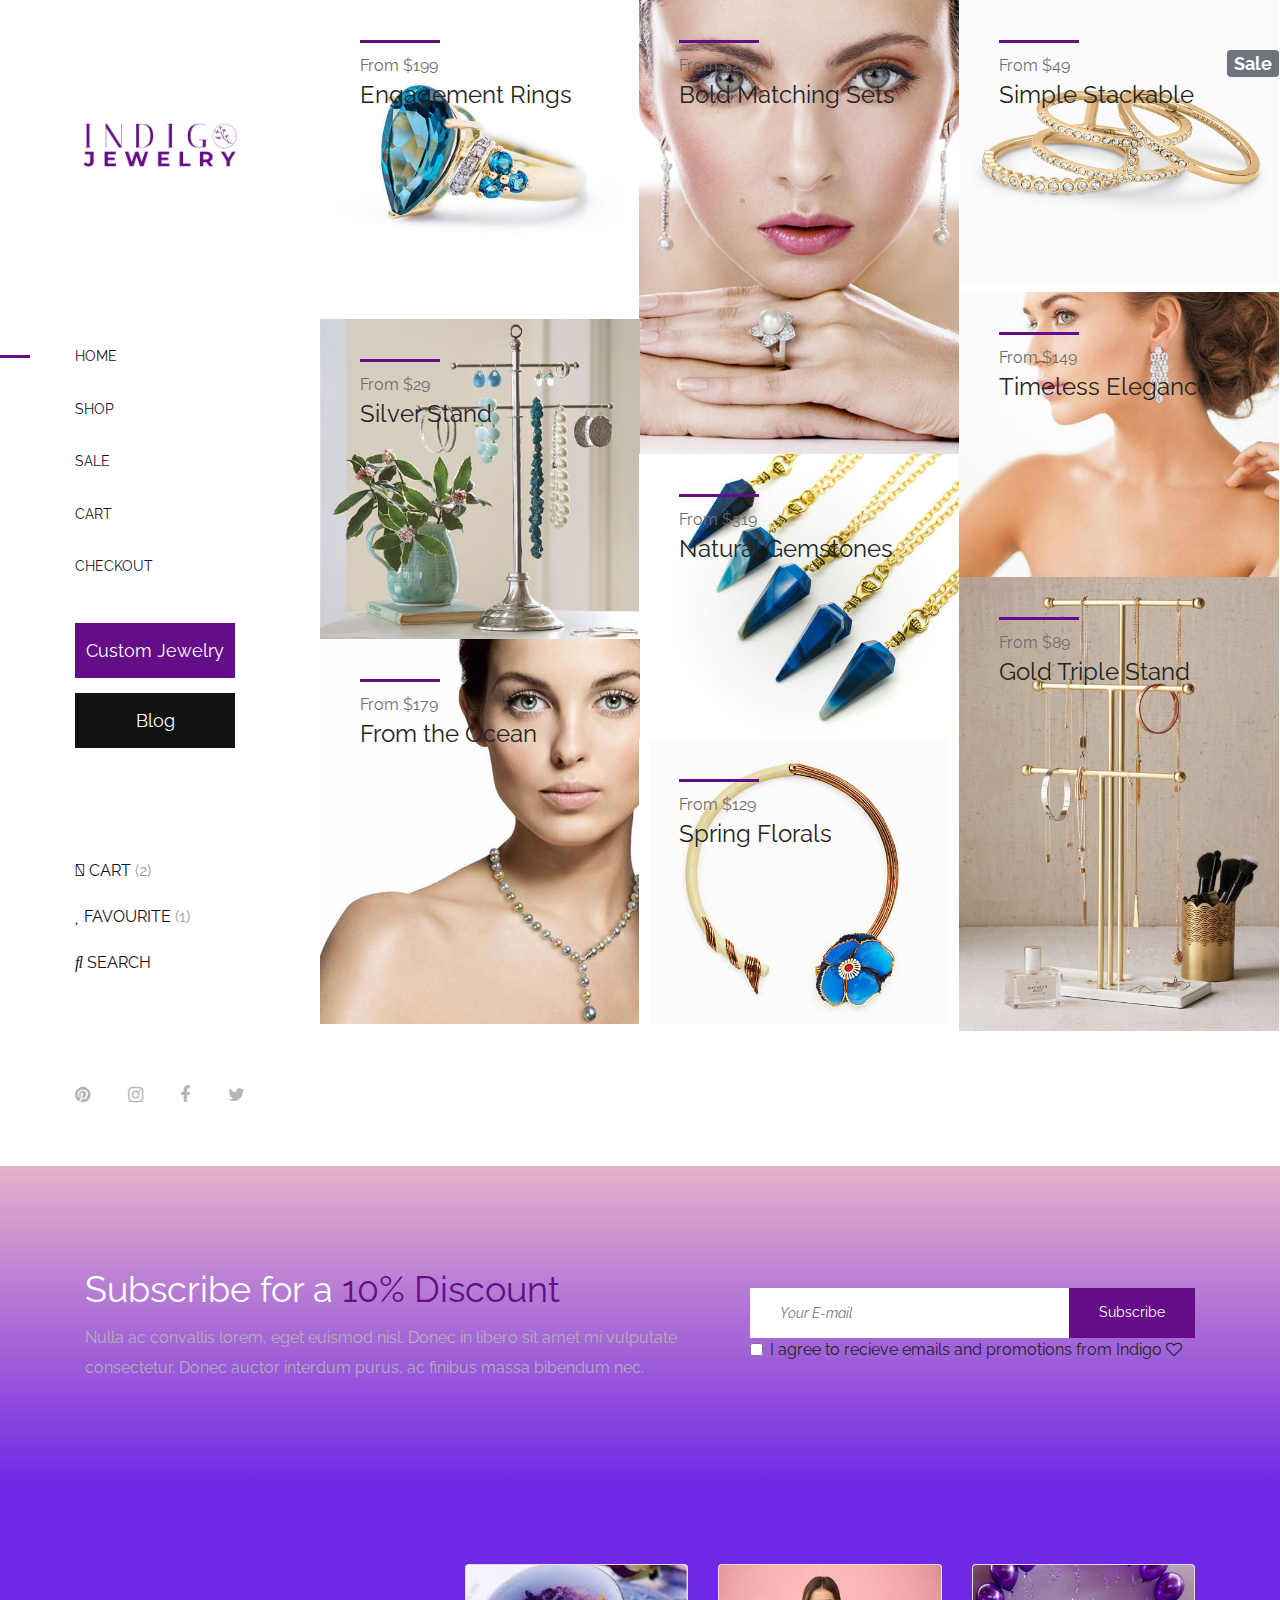
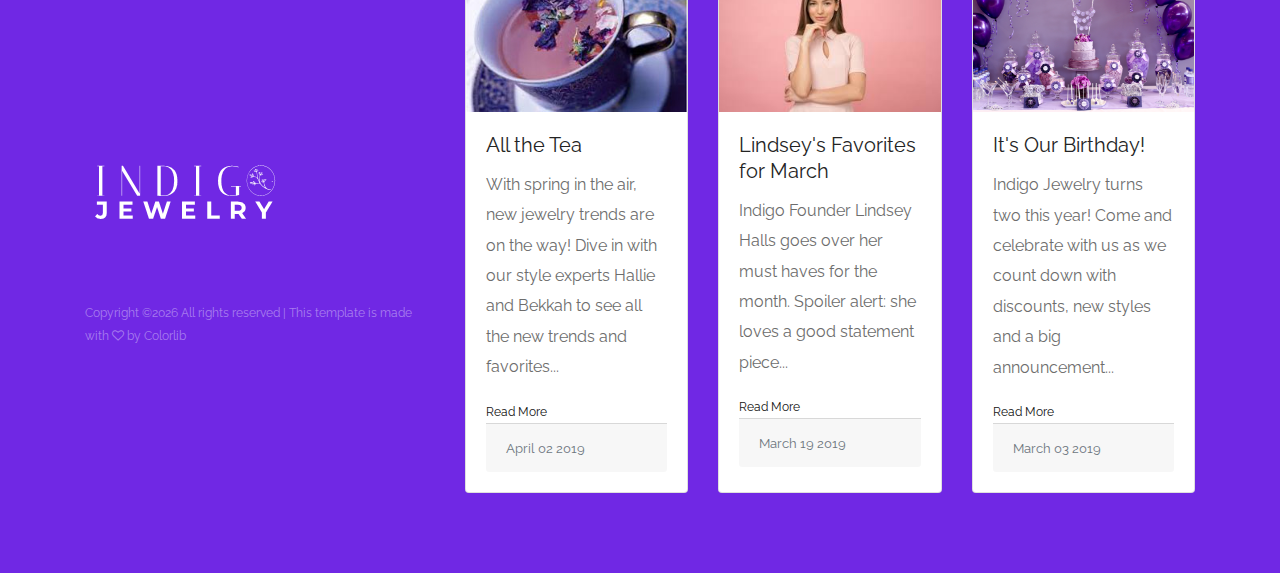
<file: index.html>
<!DOCTYPE html>
<html lang="en">

<head>
    <meta charset="UTF-8">
    <meta name="description" content="">
    <meta http-equiv="X-UA-Compatible" content="IE=edge">
    <meta name="viewport" content="width=device-width, initial-scale=1, shrink-to-fit=no">
    <!-- The above 4 meta tags *must* come first in the head; any other head content must come *after* these tags -->

    <link href="https://fonts.googleapis.com/css?family=Raleway" rel="stylesheet">
    <link rel="stylesheet" href="https://use.fontawesome.com/releases/v5.8.1/css/all.css" integrity="sha384-50oBUHEmvpQ+1lW4y57PTFmhCaXp0ML5d60M1M7uH2+nqUivzIebhndOJK28anvf" crossorigin="anonymous">

    <!-- Title  -->
    <title>Indigo - Jewelry | Home</title>

    <!-- Favicon  -->
    <link rel="icon" href="img/core-img/diamond.jpg">

    <!-- Core Style CSS -->
    <link rel="stylesheet" href="css/core-style.css">
    <link rel="stylesheet" href="style.css">
    <link rel="stylesheet" href="newstyles.css">

</head>

<body>
    <!-- Search Wrapper Area Start -->
    <div class="search-wrapper section-padding-100">
        <div class="search-close">
            <i class="fa fa-close" aria-hidden="true"></i>
        </div>
        <div class="container">
            <div class="row">
                <div class="col-12">
                    <div class="search-content">
                        <form action="#" method="get">
                            <input type="search" name="search" id="search" placeholder="Type your keyword...">
                            <button type="submit"><img src="img/core-img/search.png" alt=""></button>
                        </form>
                    </div>
                </div>
            </div>
        </div>
    </div>
    <!-- Search Wrapper Area End -->

    <!-- ##### Main Content Wrapper Start ##### -->
    <div class="main-content-wrapper d-flex clearfix">

        <!-- Mobile Nav (max width 767px)-->
        <div class="mobile-nav">
            <!-- Navbar Brand -->
            <div class="amado-navbar-brand">
                <a href="index.html"><img src="img/core-img/logo.png" alt=""></a>
            </div>
            <!-- Navbar Toggler -->
            <div class="amado-navbar-toggler">
                <span></span><span></span><span></span>
            </div>
        </div>

        <!-- Header Area Start -->
        <header class="header-area clearfix">
            <!-- Close Icon -->
            <div class="nav-close">
                <i class="fa fa-close" aria-hidden="true"></i>
            </div>
            <!-- Logo -->
            <div class="logo">
                <a href="index.html"><img src="img/core-img/logo.png" alt=""></a>
            </div>
            <!-- Amado Nav -->
            <nav class="amado-nav">
                <ul>
                    <li class="active"><a href="index.html">Home</a></li>
                    <li><a href="shop.html">Shop</a></li>
                    <li><a href="product-details.html">Sale</a></li>
                    <li><a href="cart.html">Cart</a></li>
                    <li><a href="checkout.html">Checkout</a></li>
                </ul>
            </nav>
            <!-- Button Group -->
            <div class="amado-btn-group mt-30 mb-100">
                <a href="#" class="btn amado-btn mb-15">Custom Jewelry</a>
                <a href="#" class="btn amado-btn active">Blog</a>
            </div>
            <!-- Cart Menu -->
            <div class="cart-fav-search mb-100">
                <a href="cart.html" class="cart-nav"><i class="fas fa-shopping-cart"></i> Cart <span>(2)</span></a>
                <a href="#" class="fav-nav"><i class="fas fa-heart"></i> Favourite <span>(1)</span></a>
                <a href="#" class="search-nav"><i class="fas fa-search"></i> Search</a>
            </div>
            <!-- Social Button -->
            <div class="social-info d-flex justify-content-between">
                <a href="#"><i class="fa fa-pinterest" aria-hidden="true"></i></a>
                <a href="#"><i class="fa fa-instagram" aria-hidden="true"></i></a>
                <a href="#"><i class="fa fa-facebook" aria-hidden="true"></i></a>
                <a href="#"><i class="fa fa-twitter" aria-hidden="true"></i></a>
            </div>
        </header>
        <!-- Header Area End -->

        <!-- Product Catagories Area Start -->
        <div class="products-catagories-area clearfix">
            <div class="amado-pro-catagory clearfix">

                <!-- Single Catagory -->
                <div class="single-products-catagory clearfix">
                    <a href="shop.html">
                        <img class = "pic-norm" src="img/bg-img/1.jpg" alt="">
                        <img class = "pic-alt" src="img/bg-img/1alt.jpg" alt="">
                        <!-- Hover Content -->
                        <div class="hover-content">
                            <div class="line"></div>
                            <p>From $199</p>
                            <h4>Engagement Rings</h4>
                            <button class="btn btn-light switch"> Explore More </button>
                        </div>
                    </a>
                </div>

                <!-- Single Catagory -->
                <div class="single-products-catagory clearfix">
                    <a href="shop.html">
                        <img class = "pic-norm" src="img/bg-img/2.jpg" alt="">
                        <img class = "pic-alt" src="img/bg-img/2alt.jpg" alt="">
                        <!-- Hover Content -->
                        <div class="hover-content">
                            <div class="line"></div>
                            <p>From $259</p>
                            <h4>Bold Matching Sets</h4>
                            <button class="btn btn-light switch"> Explore More </button>
                        </div>
                    </a>
                </div>

                <!-- Single Catagory -->
                <div class="single-products-catagory clearfix">
                    <a href="shop.html">
                        <img class = "pic-norm" src="img/bg-img/3.jpg" alt="">
                        <img class = "pic-alt" src="img/bg-img/3alt.jpg" alt="">
                        <h4><span class="badge badge-secondary float-right"> Sale</h4>
                        <!-- Hover Content -->
                        <div class="hover-content">
                            <div class="line"></div>
                            <p>From $49</p>
                            <h4>Simple Stackable</h4>
                            <button class="btn btn-light switch"> Explore More </button>
                        </div>
                    </a>
                    <!--
                    <ul class = "add-more">
                      <li><a href ="" ><i class="fas fa-search"></i></a></li>
                      <li><a href ="" ><i class="fas fa-star"></i></a></li>
                      <li><a href ="" ><i class="fas fa-shopping car"></i></a></li>
                    </ul>
                  -->
                </div>

                <!-- Single Catagory -->
                <div class="single-products-catagory clearfix">
                    <a href="shop.html">
                        <img class = "pic-norm" src="img/bg-img/4.jpg" alt="">
                        <img class = "pic-alt" src="img/bg-img/4alt.jpg" alt="">
                        <!-- Hover Content -->
                        <div class="hover-content">
                            <div class="line"></div>
                            <p>From $149</p>
                            <h4>Timeless Elegance</h4>
                            <button class="btn btn-light switch"> Explore More </button>
                        </div>
                    </a>
                </div>

                <!-- Single Catagory -->
                <div class="single-products-catagory clearfix">
                    <a href="shop.html">
                        <img class = "pic-norm" src="img/bg-img/5.jpg" alt="">
                        <img class = "pic-alt" src="img/bg-img/5alt.jpg" alt="">
                        <!-- Hover Content -->
                        <div class="hover-content">
                            <div class="line"></div>
                            <p>From $29</p>
                            <h4>Silver Stand</h4>
                            <button class="btn btn-light switch"> Explore More </button>
                        </div>
                    </a>
                </div>

                <!-- Single Catagory -->
                <div class="single-products-catagory clearfix">
                    <a href="shop.html">
                        <img class = "pic-norm" src="img/bg-img/6.jpg" alt="">
                        <img class = "pic-alt" src="img/bg-img/6alt.jpg" alt="">
                        <!-- Hover Content -->
                        <div class="hover-content">
                            <div class="line"></div>
                            <p>From $319</p>
                            <h4>Natural Gemstones</h4>
                            <button class="btn btn-light switch"> Explore More </button>
                        </div>
                    </a>
                </div>

                <!-- Single Catagory -->
                <div class="single-products-catagory clearfix">
                    <a href="shop.html">
                        <img class = "pic-norm" src="img/bg-img/7.jpg" alt="">
                        <img class = "pic-alt" src="img/bg-img/7alt.jpg" alt="">
                        <!-- Hover Content -->
                        <div class="hover-content">
                            <div class="line"></div>
                            <p>From $89</p>
                            <h4>Gold Triple Stand</h4>
                            <button class="btn btn-light switch"> Explore More </button>
                        </div>
                    </a>
                </div>

                <!-- Single Catagory -->
                <div class="single-products-catagory clearfix">
                    <a href="shop.html">
                        <img class = "pic-norm" src="img/bg-img/8.jpg" alt="">
                        <img class = "pic-alt" src="img/bg-img/8alt.jpg" alt="">
                        <!-- Hover Content -->
                        <div class="hover-content">
                            <div class="line"></div>
                            <p>From $179</p>
                            <h4>From the Ocean</h4>
                            <button class="btn btn-light switch"> Explore More </button>
                        </div>
                    </a>
                </div>

                <!-- Single Catagory -->
                <div class="single-products-catagory clearfix">
                    <a href="shop.html">
                        <img class = "pic-norm" src="img/bg-img/9.jpg" alt="">
                        <img class = "pic-alt" src="img/bg-img/9alt.jpg" alt="">
                        <!-- Hover Content -->
                        <div class="hover-content">
                            <div class="line"></div>
                            <p>From $129</p>
                            <h4>Spring Florals</h4>
                            <button class="btn btn-light switch"> Explore More </button>
                        </div>
                    </a>
                </div>
            </div>
        </div>
        <!-- Product Catagories Area End -->
    </div>
    <!-- ##### Main Content Wrapper End ##### -->

    <!-- ##### Newsletter Area Start ##### -->
    <section class="newsletter-area section-padding-100-0">
        <div class="container">
            <div class="row align-items-center">
                <!-- Newsletter Text -->
                <div class="col-12 col-lg-6 col-xl-7">
                    <div class="newsletter-text mb-100">
                        <h2>Subscribe for a <span>10% Discount</span></h2>
                        <p>Nulla ac convallis lorem, eget euismod nisl. Donec in libero sit amet mi vulputate consectetur. Donec auctor interdum purus, ac finibus massa bibendum nec.</p>
                    </div>
                </div>
                <!-- Newsletter Form -->
                <div class="col-12 col-lg-6 col-xl-5">
                    <div class="newsletter-form mb-100">
                        <form action="#" method="post">
                            <input type="email" name="email" class="nl-email" placeholder="Your E-mail">
                            <div class="form-check">
                              <input class="form-check-input" type="checkbox" value="" id="defaultCheck1">
                                <label class="form-check-label" for="defaultCheck1">
                                  I agree to recieve emails and promotions from Indigo <i class="fa fa-heart-o"></i>
                                </label>
                              </div>
                            <input type="submit" value="Subscribe">
                        </form>
                    </div>
                </div>
            </div>
        </div>
    </section>
    <!-- ##### Newsletter Area End ##### -->

    <!-- ##### Footer Area Start ##### -->
    <footer class="footer_area clearfix">
        <div class="container">
            <div class="row align-items-center">
                <!-- Single Widget Area -->
                <div class="col-12 col-lg-4">
                    <div class="single_widget_area">
                        <!-- Logo -->
                        <div class="footer-logo mr-50">
                            <a href="index.html"><img src="img/core-img/logo2.png" alt=""></a>
                        </div>
                        <!-- Copywrite Text -->
                        <p class="copywrite"><!-- Link back to Colorlib can't be removed. Template is licensed under CC BY 3.0. -->
Copyright &copy;<script>document.write(new Date().getFullYear());</script> All rights reserved | This template is made with <i class="fa fa-heart-o" aria-hidden="true"></i> by <a href="https://colorlib.com" target="_blank">Colorlib</a>
<!-- Link back to Colorlib can't be removed. Template is licensed under CC BY 3.0. --></p>
                    </div>
                </div>
                <!-- Single Widget Area -->
                <div class="col-12 col-lg-8">
                    <div class="single_widget_area">
                        <!-- Footer Menu -->

                        <div class="card-deck">
                          <div class="card">
                            <img src="img/bg-img/tea.jpg" class="card-img-top" alt="...">
                            <div class="card-body">
                              <h5 class="card-title">All the Tea</h5>
                              <p class="card-text">With spring in the air, new jewelry trends are on the way! Dive in with our style experts Hallie and Bekkah to see all the new trends and favorites...</p>
                              <a href="#" class="stretched-link">Read More</a>
                              <div class="card-footer">
                                <small class="text-muted">April 02 2019</small>
                              </div>
                            </div>
                          </div>
                          <div class="card">
                            <img src="img/bg-img/woman.jpg" class="card-img-top" alt="...">
                            <div class="card-body">
                              <h5 class="card-title">Lindsey's Favorites for March</h5>
                              <p class="card-text">Indigo Founder Lindsey Halls goes over her must haves for the month. Spoiler alert: she loves a good statement piece...</p>
                              <a href="#" class="stretched-link">Read More</a>
                              <div class="card-footer">
                                <small class="text-muted">March 19 2019</small>
                              </div>
                            </div>
                          </div>
                          <div class="card">
                            <img src="img/bg-img/purpleparty.jpg" class="card-img-top" alt="...">
                            <div class="card-body">
                              <h5 class="card-title">It's Our Birthday!</h5>
                              <p class="card-text">Indigo Jewelry turns two this year! Come and celebrate with us as we count down with discounts, new styles and a big announcement...</p>
                              <a href="#" class="stretched-link">Read More</a>
                              <div class="card-footer">
                                <small class="text-muted">March 03 2019</small>
                              </div>
                            </div>
                          </div>
                        </div>

                        <!--
                        <div class="footer_menu">
                            <nav class="navbar navbar-expand-lg justify-content-end">
                                <button class="navbar-toggler" type="button" data-toggle="collapse" data-target="#footerNavContent" aria-controls="footerNavContent" aria-expanded="false" aria-label="Toggle navigation"><i class="fa fa-bars"></i></button>
                                <div class="collapse navbar-collapse" id="footerNavContent">
                                    <ul class="navbar-nav ml-auto">
                                        <li class="nav-item active">
                                            <a class="nav-link" href="index.html">Home</a>
                                        </li>
                                        <li class="nav-item">
                                            <a class="nav-link" href="shop.html">Shop</a>
                                        </li>
                                        <li class="nav-item">
                                            <a class="nav-link" href="product-details.html">Product</a>
                                        </li>
                                        <li class="nav-item">
                                            <a class="nav-link" href="cart.html">Cart</a>
                                        </li>
                                        <li class="nav-item">
                                            <a class="nav-link" href="checkout.html">Checkout</a>
                                        </li>
                                    </ul>
                                </div>
                            </nav>
                        </div>
                      -->
                    </div>
                </div>
            </div>
        </div>
    </footer>
    <!-- ##### Footer Area End ##### -->

    <!-- ##### jQuery (Necessary for All JavaScript Plugins) ##### -->
    <script src="js/jquery/jquery-2.2.4.min.js"></script>
    <!-- Popper js -->
    <script src="js/popper.min.js"></script>
    <!-- Bootstrap js -->
    <script src="js/bootstrap.min.js"></script>
    <!-- Plugins js -->
    <script src="js/plugins.js"></script>
    <!-- Active js -->
    <script src="js/active.js"></script>

</body>

</html>
</file>
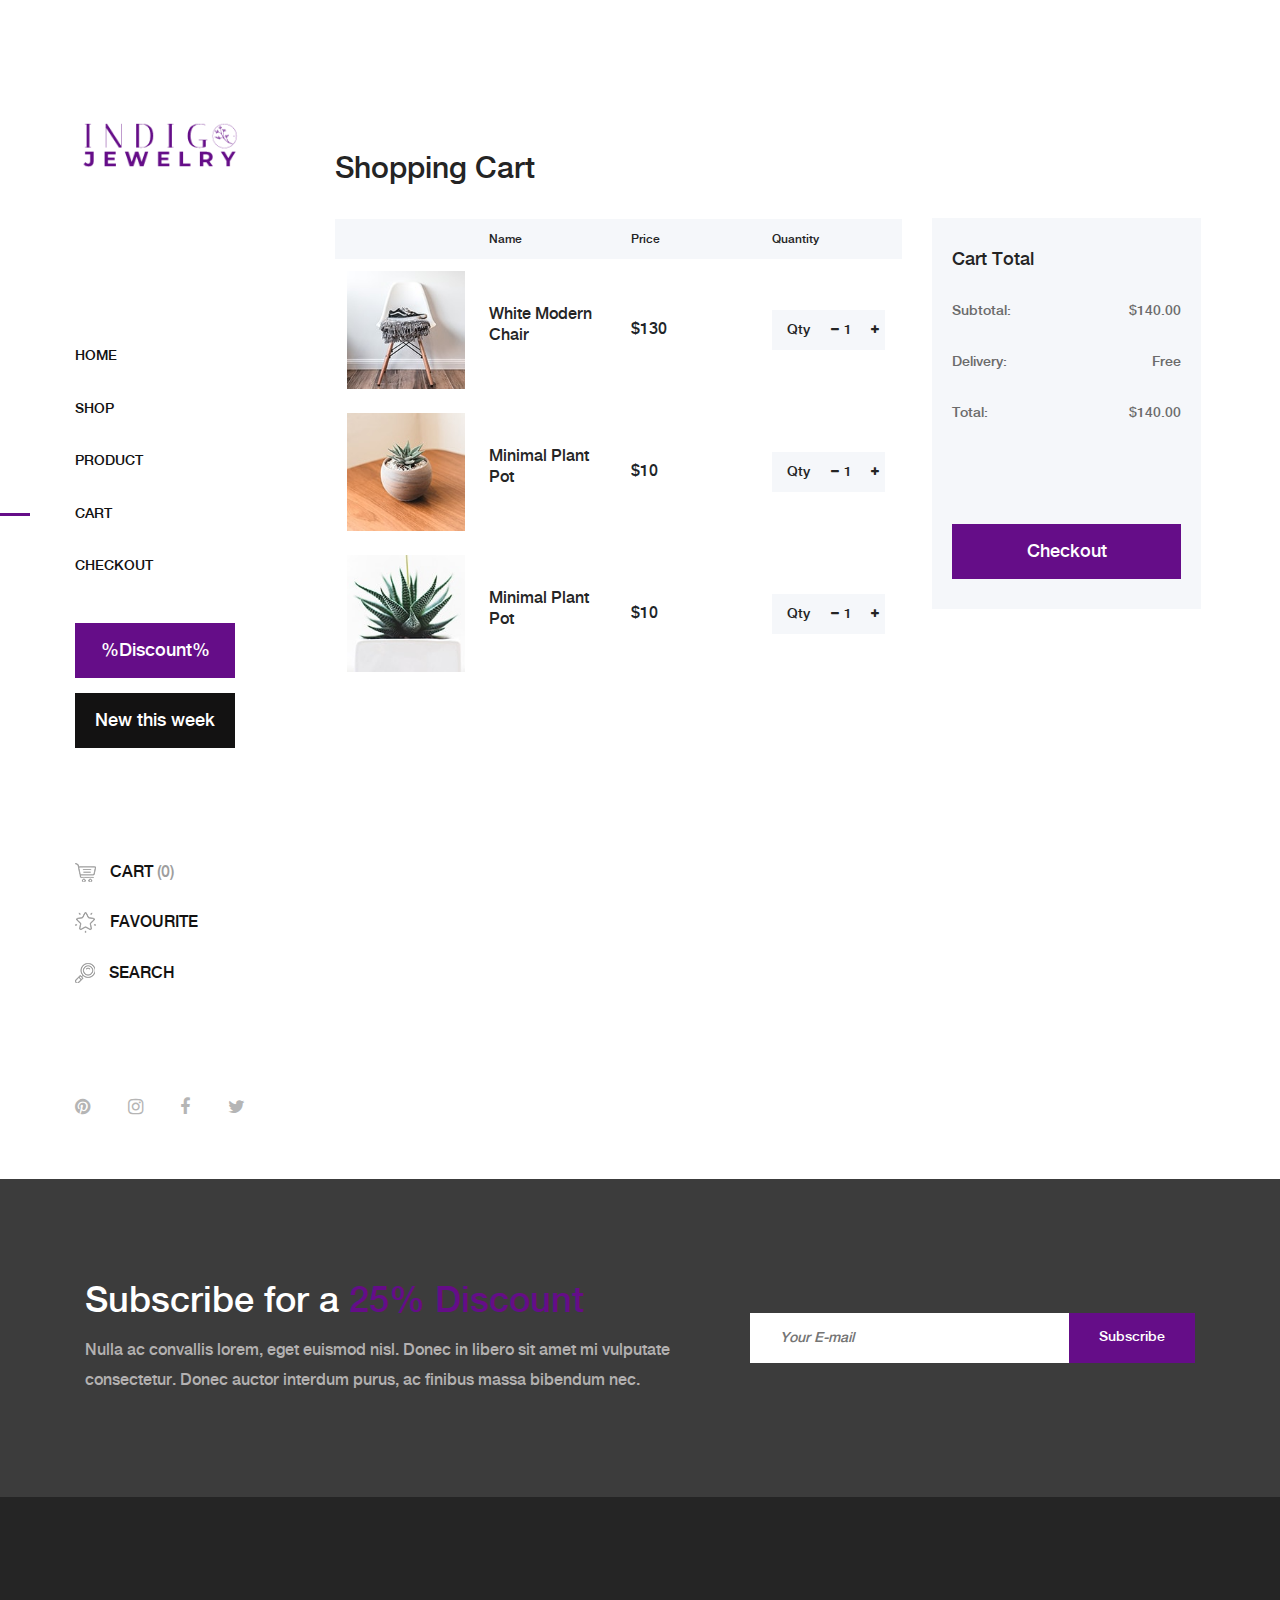
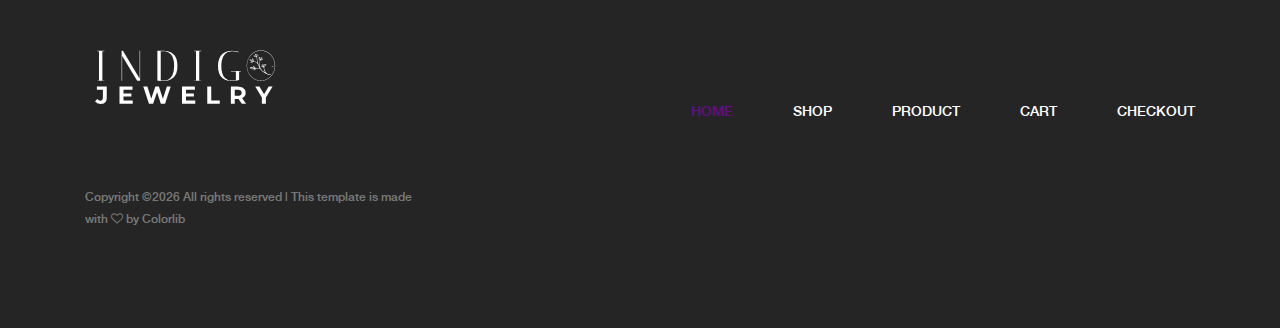
<file: cart.html>
<!DOCTYPE html>
<html lang="en">

<head>
    <meta charset="UTF-8">
    <meta name="description" content="">
    <meta http-equiv="X-UA-Compatible" content="IE=edge">
    <meta name="viewport" content="width=device-width, initial-scale=1, shrink-to-fit=no">
    <!-- The above 4 meta tags *must* come first in the head; any other head content must come *after* these tags -->

    <!-- Title  -->
    <title>Indigo - Jewelry | Cart</title>

    <!-- Favicon  -->
    <link rel="icon" href="img/core-img/favicon.ico">

    <!-- Core Style CSS -->
    <link rel="stylesheet" href="css/core-style.css">
    <link rel="stylesheet" href="style.css">

</head>

<body>
    <!-- Search Wrapper Area Start -->
    <div class="search-wrapper section-padding-100">
        <div class="search-close">
            <i class="fa fa-close" aria-hidden="true"></i>
        </div>
        <div class="container">
            <div class="row">
                <div class="col-12">
                    <div class="search-content">
                        <form action="#" method="get">
                            <input type="search" name="search" id="search" placeholder="Type your keyword...">
                            <button type="submit"><img src="img/core-img/search.png" alt=""></button>
                        </form>
                    </div>
                </div>
            </div>
        </div>
    </div>
    <!-- Search Wrapper Area End -->

    <!-- ##### Main Content Wrapper Start ##### -->
    <div class="main-content-wrapper d-flex clearfix">

        <!-- Mobile Nav (max width 767px)-->
        <div class="mobile-nav">
            <!-- Navbar Brand -->
            <div class="amado-navbar-brand">
                <a href="index.html"><img src="img/core-img/logo.png" alt=""></a>
            </div>
            <!-- Navbar Toggler -->
            <div class="amado-navbar-toggler">
                <span></span><span></span><span></span>
            </div>
        </div>

        <!-- Header Area Start -->
        <header class="header-area clearfix">
            <!-- Close Icon -->
            <div class="nav-close">
                <i class="fa fa-close" aria-hidden="true"></i>
            </div>
            <!-- Logo -->
            <div class="logo">
                <a href="index.html"><img src="img/core-img/logo.png" alt=""></a>
            </div>
            <!-- Amado Nav -->
            <nav class="amado-nav">
                <ul>
                    <li><a href="index.html">Home</a></li>
                    <li><a href="shop.html">Shop</a></li>
                    <li><a href="product-details.html">Product</a></li>
                    <li class="active"><a href="cart.html">Cart</a></li>
                    <li><a href="checkout.html">Checkout</a></li>
                </ul>
            </nav>
            <!-- Button Group -->
            <div class="amado-btn-group mt-30 mb-100">
                <a href="#" class="btn amado-btn mb-15">%Discount%</a>
                <a href="#" class="btn amado-btn active">New this week</a>
            </div>
            <!-- Cart Menu -->
            <div class="cart-fav-search mb-100">
                <a href="cart.html" class="cart-nav"><img src="img/core-img/cart.png" alt=""> Cart <span>(0)</span></a>
                <a href="#" class="fav-nav"><img src="img/core-img/favorites.png" alt=""> Favourite</a>
                <a href="#" class="search-nav"><img src="img/core-img/search.png" alt=""> Search</a>
            </div>
            <!-- Social Button -->
            <div class="social-info d-flex justify-content-between">
                <a href="#"><i class="fa fa-pinterest" aria-hidden="true"></i></a>
                <a href="#"><i class="fa fa-instagram" aria-hidden="true"></i></a>
                <a href="#"><i class="fa fa-facebook" aria-hidden="true"></i></a>
                <a href="#"><i class="fa fa-twitter" aria-hidden="true"></i></a>
            </div>
        </header>
        <!-- Header Area End -->

        <div class="cart-table-area section-padding-100">
            <div class="container-fluid">
                <div class="row">
                    <div class="col-12 col-lg-8">
                        <div class="cart-title mt-50">
                            <h2>Shopping Cart</h2>
                        </div>

                        <div class="cart-table clearfix">
                            <table class="table table-responsive">
                                <thead>
                                    <tr>
                                        <th></th>
                                        <th>Name</th>
                                        <th>Price</th>
                                        <th>Quantity</th>
                                    </tr>
                                </thead>
                                <tbody>
                                    <tr>
                                        <td class="cart_product_img">
                                            <a href="#"><img src="img/bg-img/cart1.jpg" alt="Product"></a>
                                        </td>
                                        <td class="cart_product_desc">
                                            <h5>White Modern Chair</h5>
                                        </td>
                                        <td class="price">
                                            <span>$130</span>
                                        </td>
                                        <td class="qty">
                                            <div class="qty-btn d-flex">
                                                <p>Qty</p>
                                                <div class="quantity">
                                                    <span class="qty-minus" onclick="var effect = document.getElementById('qty'); var qty = effect.value; if( !isNaN( qty ) &amp;&amp; qty &gt; 1 ) effect.value--;return false;"><i class="fa fa-minus" aria-hidden="true"></i></span>
                                                    <input type="number" class="qty-text" id="qty" step="1" min="1" max="300" name="quantity" value="1">
                                                    <span class="qty-plus" onclick="var effect = document.getElementById('qty'); var qty = effect.value; if( !isNaN( qty )) effect.value++;return false;"><i class="fa fa-plus" aria-hidden="true"></i></span>
                                                </div>
                                            </div>
                                        </td>
                                    </tr>
                                    <tr>
                                        <td class="cart_product_img">
                                            <a href="#"><img src="img/bg-img/cart2.jpg" alt="Product"></a>
                                        </td>
                                        <td class="cart_product_desc">
                                            <h5>Minimal Plant Pot</h5>
                                        </td>
                                        <td class="price">
                                            <span>$10</span>
                                        </td>
                                        <td class="qty">
                                            <div class="qty-btn d-flex">
                                                <p>Qty</p>
                                                <div class="quantity">
                                                    <span class="qty-minus" onclick="var effect = document.getElementById('qty2'); var qty = effect.value; if( !isNaN( qty ) &amp;&amp; qty &gt; 1 ) effect.value--;return false;"><i class="fa fa-minus" aria-hidden="true"></i></span>
                                                    <input type="number" class="qty-text" id="qty2" step="1" min="1" max="300" name="quantity" value="1">
                                                    <span class="qty-plus" onclick="var effect = document.getElementById('qty2'); var qty = effect.value; if( !isNaN( qty )) effect.value++;return false;"><i class="fa fa-plus" aria-hidden="true"></i></span>
                                                </div>
                                            </div>
                                        </td>
                                    </tr>
                                    <tr>
                                        <td class="cart_product_img">
                                            <a href="#"><img src="img/bg-img/cart3.jpg" alt="Product"></a>
                                        </td>
                                        <td class="cart_product_desc">
                                            <h5>Minimal Plant Pot</h5>
                                        </td>
                                        <td class="price">
                                            <span>$10</span>
                                        </td>
                                        <td class="qty">
                                            <div class="qty-btn d-flex">
                                                <p>Qty</p>
                                                <div class="quantity">
                                                    <span class="qty-minus" onclick="var effect = document.getElementById('qty3'); var qty = effect.value; if( !isNaN( qty ) &amp;&amp; qty &gt; 1 ) effect.value--;return false;"><i class="fa fa-minus" aria-hidden="true"></i></span>
                                                    <input type="number" class="qty-text" id="qty3" step="1" min="1" max="300" name="quantity" value="1">
                                                    <span class="qty-plus" onclick="var effect = document.getElementById('qty3'); var qty = effect.value; if( !isNaN( qty )) effect.value++;return false;"><i class="fa fa-plus" aria-hidden="true"></i></span>
                                                </div>
                                            </div>
                                        </td>
                                    </tr>
                                </tbody>
                            </table>
                        </div>
                    </div>
                    <div class="col-12 col-lg-4">
                        <div class="cart-summary">
                            <h5>Cart Total</h5>
                            <ul class="summary-table">
                                <li><span>subtotal:</span> <span>$140.00</span></li>
                                <li><span>delivery:</span> <span>Free</span></li>
                                <li><span>total:</span> <span>$140.00</span></li>
                            </ul>
                            <div class="cart-btn mt-100">
                                <a href="cart.html" class="btn amado-btn w-100">Checkout</a>
                            </div>
                        </div>
                    </div>
                </div>
            </div>
        </div>
    </div>
    <!-- ##### Main Content Wrapper End ##### -->

    <!-- ##### Newsletter Area Start ##### -->
    <section class="newsletter-area section-padding-100-0">
        <div class="container">
            <div class="row align-items-center">
                <!-- Newsletter Text -->
                <div class="col-12 col-lg-6 col-xl-7">
                    <div class="newsletter-text mb-100">
                        <h2>Subscribe for a <span>25% Discount</span></h2>
                        <p>Nulla ac convallis lorem, eget euismod nisl. Donec in libero sit amet mi vulputate consectetur. Donec auctor interdum purus, ac finibus massa bibendum nec.</p>
                    </div>
                </div>
                <!-- Newsletter Form -->
                <div class="col-12 col-lg-6 col-xl-5">
                    <div class="newsletter-form mb-100">
                        <form action="#" method="post">
                            <input type="email" name="email" class="nl-email" placeholder="Your E-mail">
                            <input type="submit" value="Subscribe">
                        </form>
                    </div>
                </div>
            </div>
        </div>
    </section>
    <!-- ##### Newsletter Area End ##### -->

    <!-- ##### Footer Area Start ##### -->
    <footer class="footer_area clearfix">
        <div class="container">
            <div class="row align-items-center">
                <!-- Single Widget Area -->
                <div class="col-12 col-lg-4">
                    <div class="single_widget_area">
                        <!-- Logo -->
                        <div class="footer-logo mr-50">
                            <a href="index.html"><img src="img/core-img/logo2.png" alt=""></a>
                        </div>
                        <!-- Copywrite Text -->
                        <p class="copywrite"><!-- Link back to Colorlib can't be removed. Template is licensed under CC BY 3.0. -->
Copyright &copy;<script>document.write(new Date().getFullYear());</script> All rights reserved | This template is made with <i class="fa fa-heart-o" aria-hidden="true"></i> by <a href="https://colorlib.com" target="_blank">Colorlib</a>
<!-- Link back to Colorlib can't be removed. Template is licensed under CC BY 3.0. --></p>
                    </div>
                </div>
                <!-- Single Widget Area -->
                <div class="col-12 col-lg-8">
                    <div class="single_widget_area">
                        <!-- Footer Menu -->
                        <div class="footer_menu">
                            <nav class="navbar navbar-expand-lg justify-content-end">
                                <button class="navbar-toggler" type="button" data-toggle="collapse" data-target="#footerNavContent" aria-controls="footerNavContent" aria-expanded="false" aria-label="Toggle navigation"><i class="fa fa-bars"></i></button>
                                <div class="collapse navbar-collapse" id="footerNavContent">
                                    <ul class="navbar-nav ml-auto">
                                        <li class="nav-item active">
                                            <a class="nav-link" href="index.html">Home</a>
                                        </li>
                                        <li class="nav-item">
                                            <a class="nav-link" href="shop.html">Shop</a>
                                        </li>
                                        <li class="nav-item">
                                            <a class="nav-link" href="product-details.html">Product</a>
                                        </li>
                                        <li class="nav-item">
                                            <a class="nav-link" href="cart.html">Cart</a>
                                        </li>
                                        <li class="nav-item">
                                            <a class="nav-link" href="checkout.html">Checkout</a>
                                        </li>
                                    </ul>
                                </div>
                            </nav>
                        </div>
                    </div>
                </div>
            </div>
        </div>
    </footer>
    <!-- ##### Footer Area End ##### -->

    <!-- ##### jQuery (Necessary for All JavaScript Plugins) ##### -->
    <script src="js/jquery/jquery-2.2.4.min.js"></script>
    <!-- Popper js -->
    <script src="js/popper.min.js"></script>
    <!-- Bootstrap js -->
    <script src="js/bootstrap.min.js"></script>
    <!-- Plugins js -->
    <script src="js/plugins.js"></script>
    <!-- Active js -->
    <script src="js/active.js"></script>

</body>

</html>
</file>
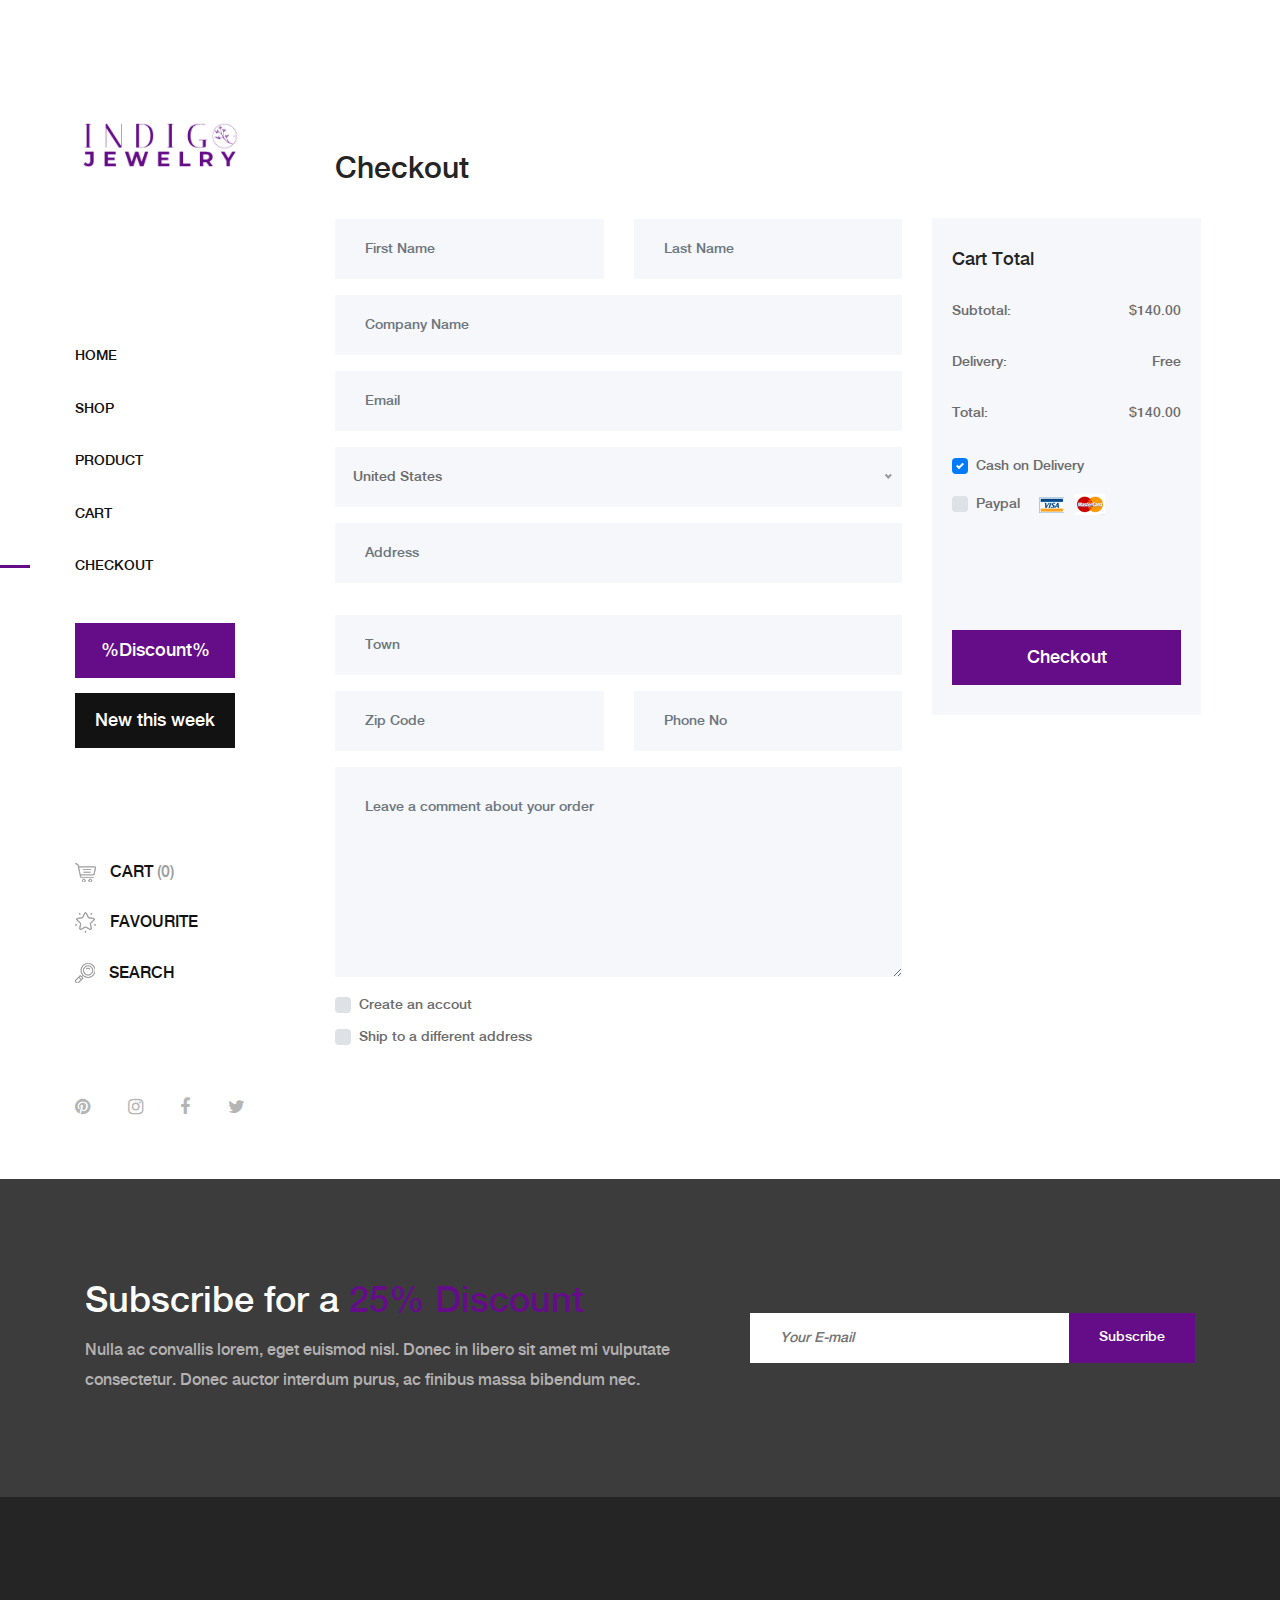
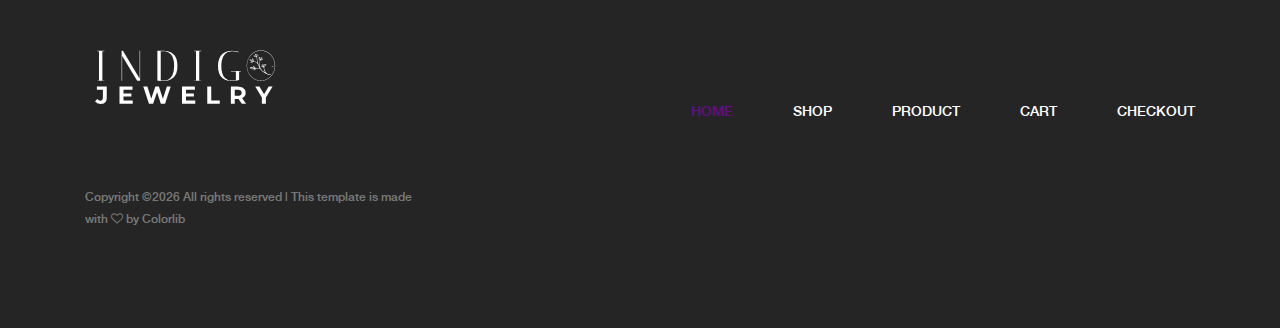
<file: checkout.html>
<!DOCTYPE html>
<html lang="en">

<head>
    <meta charset="UTF-8">
    <meta name="description" content="">
    <meta http-equiv="X-UA-Compatible" content="IE=edge">
    <meta name="viewport" content="width=device-width, initial-scale=1, shrink-to-fit=no">
    <!-- The above 4 meta tags *must* come first in the head; any other head content must come *after* these tags -->

    <!-- Title  -->
    <title>Amado - Furniture Ecommerce Template | Checkout</title>

    <!-- Favicon  -->
    <link rel="icon" href="img/core-img/favicon.ico">

    <!-- Core Style CSS -->
    <link rel="stylesheet" href="css/core-style.css">
    <link rel="stylesheet" href="style.css">

</head>

<body>
    <!-- Search Wrapper Area Start -->
    <div class="search-wrapper section-padding-100">
        <div class="search-close">
            <i class="fa fa-close" aria-hidden="true"></i>
        </div>
        <div class="container">
            <div class="row">
                <div class="col-12">
                    <div class="search-content">
                        <form action="#" method="get">
                            <input type="search" name="search" id="search" placeholder="Type your keyword...">
                            <button type="submit"><img src="img/core-img/search.png" alt=""></button>
                        </form>
                    </div>
                </div>
            </div>
        </div>
    </div>
    <!-- Search Wrapper Area End -->

    <!-- ##### Main Content Wrapper Start ##### -->
    <div class="main-content-wrapper d-flex clearfix">

        <!-- Mobile Nav (max width 767px)-->
        <div class="mobile-nav">
            <!-- Navbar Brand -->
            <div class="amado-navbar-brand">
                <a href="index.html"><img src="img/core-img/logo.png" alt=""></a>
            </div>
            <!-- Navbar Toggler -->
            <div class="amado-navbar-toggler">
                <span></span><span></span><span></span>
            </div>
        </div>

        <!-- Header Area Start -->
        <header class="header-area clearfix">
            <!-- Close Icon -->
            <div class="nav-close">
                <i class="fa fa-close" aria-hidden="true"></i>
            </div>
            <!-- Logo -->
            <div class="logo">
                <a href="index.html"><img src="img/core-img/logo.png" alt=""></a>
            </div>
            <!-- Amado Nav -->
            <nav class="amado-nav">
                <ul>
                    <li><a href="index.html">Home</a></li>
                    <li><a href="shop.html">Shop</a></li>
                    <li><a href="product-details.html">Product</a></li>
                    <li><a href="cart.html">Cart</a></li>
                    <li class="active"><a href="checkout.html">Checkout</a></li>
                </ul>
            </nav>
            <!-- Button Group -->
            <div class="amado-btn-group mt-30 mb-100">
                <a href="#" class="btn amado-btn mb-15">%Discount%</a>
                <a href="#" class="btn amado-btn active">New this week</a>
            </div>
            <!-- Cart Menu -->
            <div class="cart-fav-search mb-100">
                <a href="cart.html" class="cart-nav"><img src="img/core-img/cart.png" alt=""> Cart <span>(0)</span></a>
                <a href="#" class="fav-nav"><img src="img/core-img/favorites.png" alt=""> Favourite</a>
                <a href="#" class="search-nav"><img src="img/core-img/search.png" alt=""> Search</a>
            </div>
            <!-- Social Button -->
            <div class="social-info d-flex justify-content-between">
                <a href="#"><i class="fa fa-pinterest" aria-hidden="true"></i></a>
                <a href="#"><i class="fa fa-instagram" aria-hidden="true"></i></a>
                <a href="#"><i class="fa fa-facebook" aria-hidden="true"></i></a>
                <a href="#"><i class="fa fa-twitter" aria-hidden="true"></i></a>
            </div>
        </header>
        <!-- Header Area End -->

        <div class="cart-table-area section-padding-100">
            <div class="container-fluid">
                <div class="row">
                    <div class="col-12 col-lg-8">
                        <div class="checkout_details_area mt-50 clearfix">

                            <div class="cart-title">
                                <h2>Checkout</h2>
                            </div>

                            <form action="#" method="post">
                                <div class="row">
                                    <div class="col-md-6 mb-3">
                                        <input type="text" class="form-control" id="first_name" value="" placeholder="First Name" required>
                                    </div>
                                    <div class="col-md-6 mb-3">
                                        <input type="text" class="form-control" id="last_name" value="" placeholder="Last Name" required>
                                    </div>
                                    <div class="col-12 mb-3">
                                        <input type="text" class="form-control" id="company" placeholder="Company Name" value="">
                                    </div>
                                    <div class="col-12 mb-3">
                                        <input type="email" class="form-control" id="email" placeholder="Email" value="">
                                    </div>
                                    <div class="col-12 mb-3">
                                        <select class="w-100" id="country">
                                        <option value="usa">United States</option>
                                        <option value="uk">United Kingdom</option>
                                        <option value="ger">Germany</option>
                                        <option value="fra">France</option>
                                        <option value="ind">India</option>
                                        <option value="aus">Australia</option>
                                        <option value="bra">Brazil</option>
                                        <option value="cana">Canada</option>
                                    </select>
                                    </div>
                                    <div class="col-12 mb-3">
                                        <input type="text" class="form-control mb-3" id="street_address" placeholder="Address" value="">
                                    </div>
                                    <div class="col-12 mb-3">
                                        <input type="text" class="form-control" id="city" placeholder="Town" value="">
                                    </div>
                                    <div class="col-md-6 mb-3">
                                        <input type="text" class="form-control" id="zipCode" placeholder="Zip Code" value="">
                                    </div>
                                    <div class="col-md-6 mb-3">
                                        <input type="number" class="form-control" id="phone_number" min="0" placeholder="Phone No" value="">
                                    </div>
                                    <div class="col-12 mb-3">
                                        <textarea name="comment" class="form-control w-100" id="comment" cols="30" rows="10" placeholder="Leave a comment about your order"></textarea>
                                    </div>

                                    <div class="col-12">
                                        <div class="custom-control custom-checkbox d-block mb-2">
                                            <input type="checkbox" class="custom-control-input" id="customCheck2">
                                            <label class="custom-control-label" for="customCheck2">Create an accout</label>
                                        </div>
                                        <div class="custom-control custom-checkbox d-block">
                                            <input type="checkbox" class="custom-control-input" id="customCheck3">
                                            <label class="custom-control-label" for="customCheck3">Ship to a different address</label>
                                        </div>
                                    </div>
                                </div>
                            </form>
                        </div>
                    </div>
                    <div class="col-12 col-lg-4">
                        <div class="cart-summary">
                            <h5>Cart Total</h5>
                            <ul class="summary-table">
                                <li><span>subtotal:</span> <span>$140.00</span></li>
                                <li><span>delivery:</span> <span>Free</span></li>
                                <li><span>total:</span> <span>$140.00</span></li>
                            </ul>

                            <div class="payment-method">
                                <!-- Cash on delivery -->
                                <div class="custom-control custom-checkbox mr-sm-2">
                                    <input type="checkbox" class="custom-control-input" id="cod" checked>
                                    <label class="custom-control-label" for="cod">Cash on Delivery</label>
                                </div>
                                <!-- Paypal -->
                                <div class="custom-control custom-checkbox mr-sm-2">
                                    <input type="checkbox" class="custom-control-input" id="paypal">
                                    <label class="custom-control-label" for="paypal">Paypal <img class="ml-15" src="img/core-img/paypal.png" alt=""></label>
                                </div>
                            </div>

                            <div class="cart-btn mt-100">
                                <a href="#" class="btn amado-btn w-100">Checkout</a>
                            </div>
                        </div>
                    </div>
                </div>
            </div>
        </div>
    </div>
    <!-- ##### Main Content Wrapper End ##### -->

    <!-- ##### Newsletter Area Start ##### -->
    <section class="newsletter-area section-padding-100-0">
        <div class="container">
            <div class="row align-items-center">
                <!-- Newsletter Text -->
                <div class="col-12 col-lg-6 col-xl-7">
                    <div class="newsletter-text mb-100">
                        <h2>Subscribe for a <span>25% Discount</span></h2>
                        <p>Nulla ac convallis lorem, eget euismod nisl. Donec in libero sit amet mi vulputate consectetur. Donec auctor interdum purus, ac finibus massa bibendum nec.</p>
                    </div>
                </div>
                <!-- Newsletter Form -->
                <div class="col-12 col-lg-6 col-xl-5">
                    <div class="newsletter-form mb-100">
                        <form action="#" method="post">
                            <input type="email" name="email" class="nl-email" placeholder="Your E-mail">
                            <input type="submit" value="Subscribe">
                        </form>
                    </div>
                </div>
            </div>
        </div>
    </section>
    <!-- ##### Newsletter Area End ##### -->

    <!-- ##### Footer Area Start ##### -->
    <footer class="footer_area clearfix">
        <div class="container">
            <div class="row align-items-center">
                <!-- Single Widget Area -->
                <div class="col-12 col-lg-4">
                    <div class="single_widget_area">
                        <!-- Logo -->
                        <div class="footer-logo mr-50">
                            <a href="index.html"><img src="img/core-img/logo2.png" alt=""></a>
                        </div>
                        <!-- Copywrite Text -->
                        <p class="copywrite"><!-- Link back to Colorlib can't be removed. Template is licensed under CC BY 3.0. -->
Copyright &copy;<script>document.write(new Date().getFullYear());</script> All rights reserved | This template is made with <i class="fa fa-heart-o" aria-hidden="true"></i> by <a href="https://colorlib.com" target="_blank">Colorlib</a>
<!-- Link back to Colorlib can't be removed. Template is licensed under CC BY 3.0. --></p>
                    </div>
                </div>
                <!-- Single Widget Area -->
                <div class="col-12 col-lg-8">
                    <div class="single_widget_area">
                        <!-- Footer Menu -->
                        <div class="footer_menu">
                            <nav class="navbar navbar-expand-lg justify-content-end">
                                <button class="navbar-toggler" type="button" data-toggle="collapse" data-target="#footerNavContent" aria-controls="footerNavContent" aria-expanded="false" aria-label="Toggle navigation"><i class="fa fa-bars"></i></button>
                                <div class="collapse navbar-collapse" id="footerNavContent">
                                    <ul class="navbar-nav ml-auto">
                                        <li class="nav-item active">
                                            <a class="nav-link" href="index.html">Home</a>
                                        </li>
                                        <li class="nav-item">
                                            <a class="nav-link" href="shop.html">Shop</a>
                                        </li>
                                        <li class="nav-item">
                                            <a class="nav-link" href="product-details.html">Product</a>
                                        </li>
                                        <li class="nav-item">
                                            <a class="nav-link" href="cart.html">Cart</a>
                                        </li>
                                        <li class="nav-item">
                                            <a class="nav-link" href="checkout.html">Checkout</a>
                                        </li>
                                    </ul>
                                </div>
                            </nav>
                        </div>
                    </div>
                </div>
            </div>
        </div>
    </footer>
    <!-- ##### Footer Area End ##### -->

    <!-- ##### jQuery (Necessary for All JavaScript Plugins) ##### -->
    <script src="js/jquery/jquery-2.2.4.min.js"></script>
    <!-- Popper js -->
    <script src="js/popper.min.js"></script>
    <!-- Bootstrap js -->
    <script src="js/bootstrap.min.js"></script>
    <!-- Plugins js -->
    <script src="js/plugins.js"></script>
    <!-- Active js -->
    <script src="js/active.js"></script>

</body>

</html>
</file>
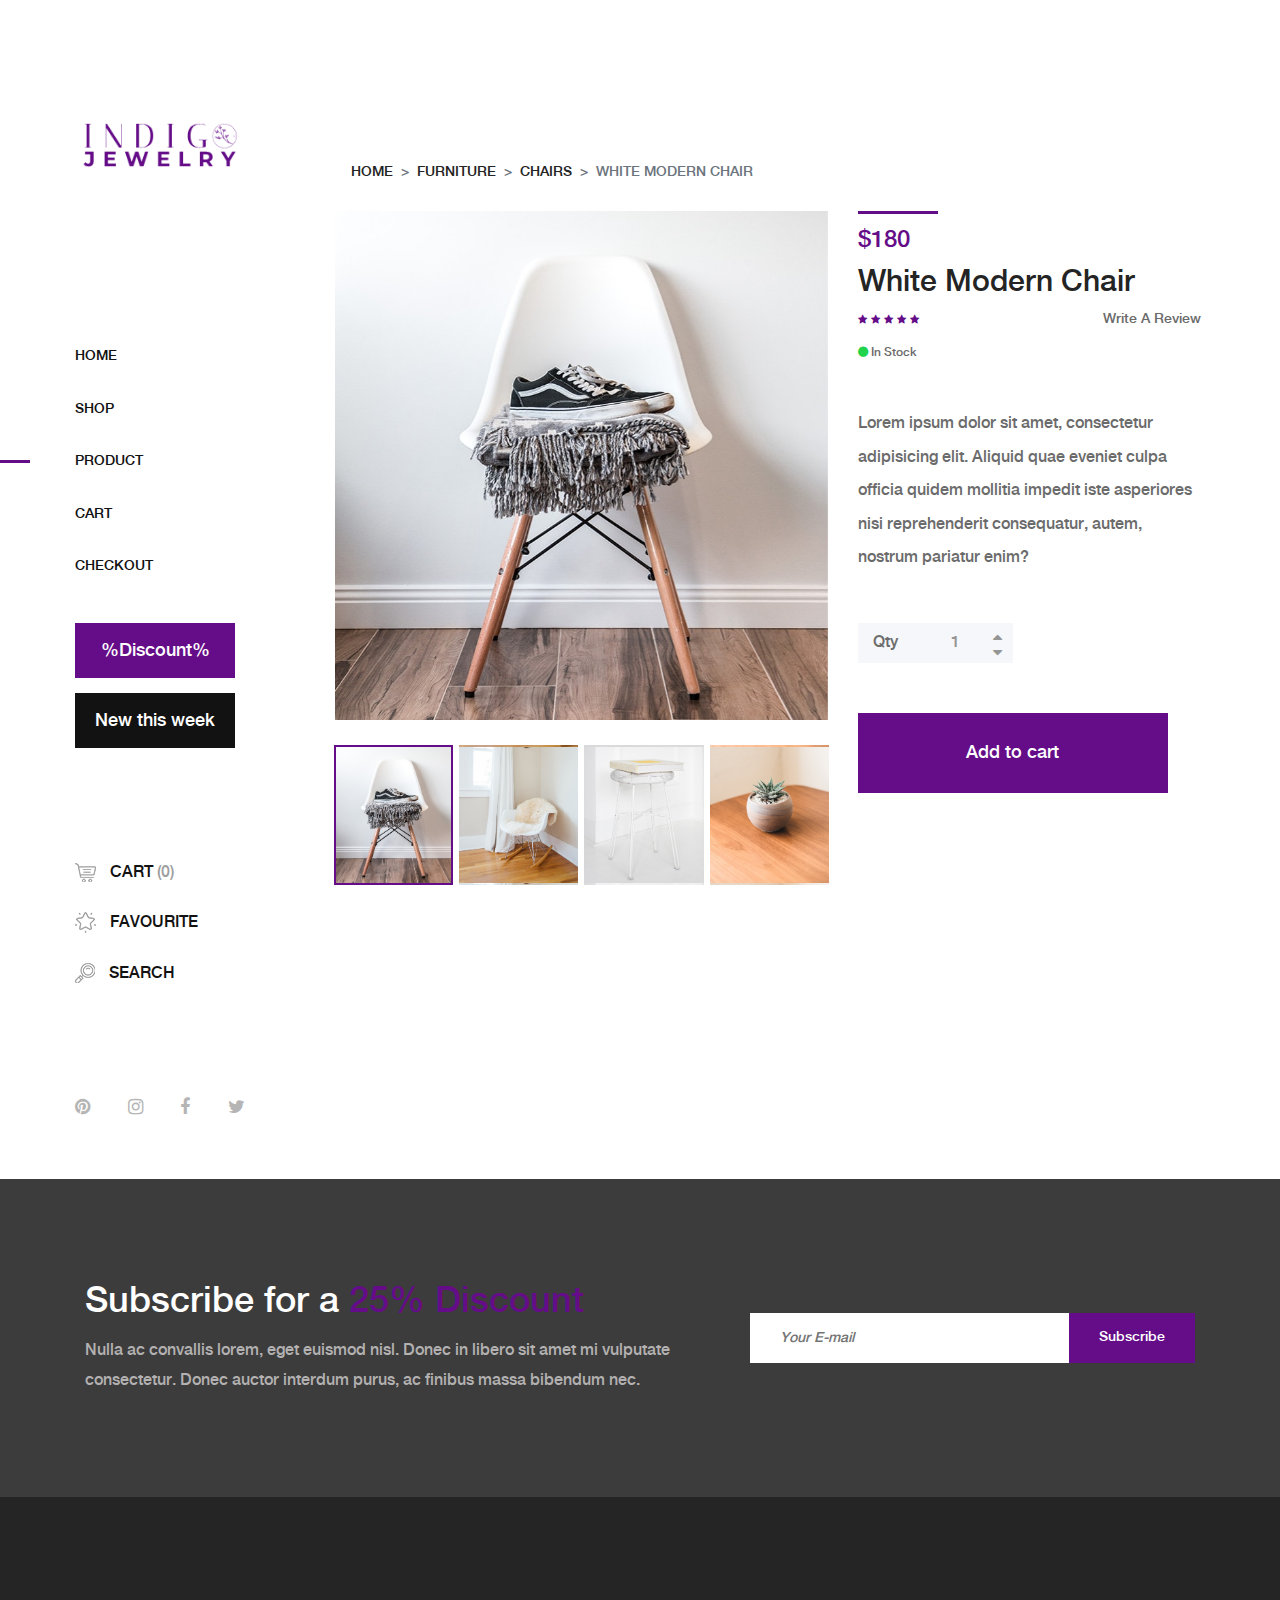
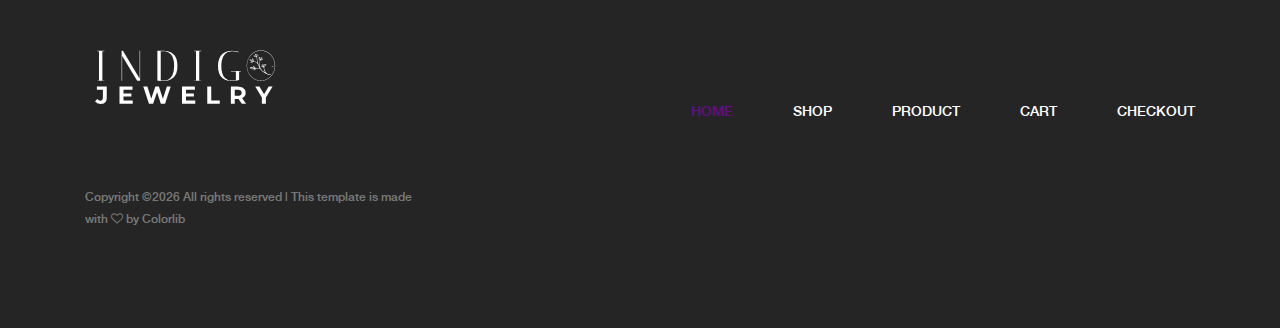
<file: product-details.html>
<!DOCTYPE html>
<html lang="en">

<head>
    <meta charset="UTF-8">
    <meta name="description" content="">
    <meta http-equiv="X-UA-Compatible" content="IE=edge">
    <meta name="viewport" content="width=device-width, initial-scale=1, shrink-to-fit=no">
    <!-- The above 4 meta tags *must* come first in the head; any other head content must come *after* these tags -->

    <!-- Title  -->
    <title>Amado - Furniture Ecommerce Template | Product Details</title>

    <!-- Favicon  -->
    <link rel="icon" href="img/core-img/favicon.ico">

    <!-- Core Style CSS -->
    <link rel="stylesheet" href="css/core-style.css">
    <link rel="stylesheet" href="style.css">

</head>

<body>
    <!-- Search Wrapper Area Start -->
    <div class="search-wrapper section-padding-100">
        <div class="search-close">
            <i class="fa fa-close" aria-hidden="true"></i>
        </div>
        <div class="container">
            <div class="row">
                <div class="col-12">
                    <div class="search-content">
                        <form action="#" method="get">
                            <input type="search" name="search" id="search" placeholder="Type your keyword...">
                            <button type="submit"><img src="img/core-img/search.png" alt=""></button>
                        </form>
                    </div>
                </div>
            </div>
        </div>
    </div>
    <!-- Search Wrapper Area End -->

    <!-- ##### Main Content Wrapper Start ##### -->
    <div class="main-content-wrapper d-flex clearfix">

        <!-- Mobile Nav (max width 767px)-->
        <div class="mobile-nav">
            <!-- Navbar Brand -->
            <div class="amado-navbar-brand">
                <a href="index.html"><img src="img/core-img/logo.png" alt=""></a>
            </div>
            <!-- Navbar Toggler -->
            <div class="amado-navbar-toggler">
                <span></span><span></span><span></span>
            </div>
        </div>

        <!-- Header Area Start -->
        <header class="header-area clearfix">
            <!-- Close Icon -->
            <div class="nav-close">
                <i class="fa fa-close" aria-hidden="true"></i>
            </div>
            <!-- Logo -->
            <div class="logo">
                <a href="index.html"><img src="img/core-img/logo.png" alt=""></a>
            </div>
            <!-- Amado Nav -->
            <nav class="amado-nav">
                <ul>
                    <li><a href="index.html">Home</a></li>
                    <li><a href="shop.html">Shop</a></li>
                    <li class="active"><a href="product-details.html">Product</a></li>
                    <li><a href="cart.html">Cart</a></li>
                    <li><a href="checkout.html">Checkout</a></li>
                </ul>
            </nav>
            <!-- Button Group -->
            <div class="amado-btn-group mt-30 mb-100">
                <a href="#" class="btn amado-btn mb-15">%Discount%</a>
                <a href="#" class="btn amado-btn active">New this week</a>
            </div>
            <!-- Cart Menu -->
            <div class="cart-fav-search mb-100">
                <a href="cart.html" class="cart-nav"><img src="img/core-img/cart.png" alt=""> Cart <span>(0)</span></a>
                <a href="#" class="fav-nav"><img src="img/core-img/favorites.png" alt=""> Favourite</a>
                <a href="#" class="search-nav"><img src="img/core-img/search.png" alt=""> Search</a>
            </div>
            <!-- Social Button -->
            <div class="social-info d-flex justify-content-between">
                <a href="#"><i class="fa fa-pinterest" aria-hidden="true"></i></a>
                <a href="#"><i class="fa fa-instagram" aria-hidden="true"></i></a>
                <a href="#"><i class="fa fa-facebook" aria-hidden="true"></i></a>
                <a href="#"><i class="fa fa-twitter" aria-hidden="true"></i></a>
            </div>
        </header>
        <!-- Header Area End -->

        <!-- Product Details Area Start -->
        <div class="single-product-area section-padding-100 clearfix">
            <div class="container-fluid">

                <div class="row">
                    <div class="col-12">
                        <nav aria-label="breadcrumb">
                            <ol class="breadcrumb mt-50">
                                <li class="breadcrumb-item"><a href="#">Home</a></li>
                                <li class="breadcrumb-item"><a href="#">Furniture</a></li>
                                <li class="breadcrumb-item"><a href="#">Chairs</a></li>
                                <li class="breadcrumb-item active" aria-current="page">white modern chair</li>
                            </ol>
                        </nav>
                    </div>
                </div>

                <div class="row">
                    <div class="col-12 col-lg-7">
                        <div class="single_product_thumb">
                            <div id="product_details_slider" class="carousel slide" data-ride="carousel">
                                <ol class="carousel-indicators">
                                    <li class="active" data-target="#product_details_slider" data-slide-to="0" style="background-image: url(img/product-img/pro-big-1.jpg);">
                                    </li>
                                    <li data-target="#product_details_slider" data-slide-to="1" style="background-image: url(img/product-img/pro-big-2.jpg);">
                                    </li>
                                    <li data-target="#product_details_slider" data-slide-to="2" style="background-image: url(img/product-img/pro-big-3.jpg);">
                                    </li>
                                    <li data-target="#product_details_slider" data-slide-to="3" style="background-image: url(img/product-img/pro-big-4.jpg);">
                                    </li>
                                </ol>
                                <div class="carousel-inner">
                                    <div class="carousel-item active">
                                        <a class="gallery_img" href="img/product-img/pro-big-1.jpg">
                                            <img class="d-block w-100" src="img/product-img/pro-big-1.jpg" alt="First slide">
                                        </a>
                                    </div>
                                    <div class="carousel-item">
                                        <a class="gallery_img" href="img/product-img/pro-big-2.jpg">
                                            <img class="d-block w-100" src="img/product-img/pro-big-2.jpg" alt="Second slide">
                                        </a>
                                    </div>
                                    <div class="carousel-item">
                                        <a class="gallery_img" href="img/product-img/pro-big-3.jpg">
                                            <img class="d-block w-100" src="img/product-img/pro-big-3.jpg" alt="Third slide">
                                        </a>
                                    </div>
                                    <div class="carousel-item">
                                        <a class="gallery_img" href="img/product-img/pro-big-4.jpg">
                                            <img class="d-block w-100" src="img/product-img/pro-big-4.jpg" alt="Fourth slide">
                                        </a>
                                    </div>
                                </div>
                            </div>
                        </div>
                    </div>
                    <div class="col-12 col-lg-5">
                        <div class="single_product_desc">
                            <!-- Product Meta Data -->
                            <div class="product-meta-data">
                                <div class="line"></div>
                                <p class="product-price">$180</p>
                                <a href="product-details.html">
                                    <h6>White Modern Chair</h6>
                                </a>
                                <!-- Ratings & Review -->
                                <div class="ratings-review mb-15 d-flex align-items-center justify-content-between">
                                    <div class="ratings">
                                        <i class="fa fa-star" aria-hidden="true"></i>
                                        <i class="fa fa-star" aria-hidden="true"></i>
                                        <i class="fa fa-star" aria-hidden="true"></i>
                                        <i class="fa fa-star" aria-hidden="true"></i>
                                        <i class="fa fa-star" aria-hidden="true"></i>
                                    </div>
                                    <div class="review">
                                        <a href="#">Write A Review</a>
                                    </div>
                                </div>
                                <!-- Avaiable -->
                                <p class="avaibility"><i class="fa fa-circle"></i> In Stock</p>
                            </div>

                            <div class="short_overview my-5">
                                <p>Lorem ipsum dolor sit amet, consectetur adipisicing elit. Aliquid quae eveniet culpa officia quidem mollitia impedit iste asperiores nisi reprehenderit consequatur, autem, nostrum pariatur enim?</p>
                            </div>

                            <!-- Add to Cart Form -->
                            <form class="cart clearfix" method="post">
                                <div class="cart-btn d-flex mb-50">
                                    <p>Qty</p>
                                    <div class="quantity">
                                        <span class="qty-minus" onclick="var effect = document.getElementById('qty'); var qty = effect.value; if( !isNaN( qty ) &amp;&amp; qty &gt; 1 ) effect.value--;return false;"><i class="fa fa-caret-down" aria-hidden="true"></i></span>
                                        <input type="number" class="qty-text" id="qty" step="1" min="1" max="300" name="quantity" value="1">
                                        <span class="qty-plus" onclick="var effect = document.getElementById('qty'); var qty = effect.value; if( !isNaN( qty )) effect.value++;return false;"><i class="fa fa-caret-up" aria-hidden="true"></i></span>
                                    </div>
                                </div>
                                <button type="submit" name="addtocart" value="5" class="btn amado-btn">Add to cart</button>
                            </form>

                        </div>
                    </div>
                </div>
            </div>
        </div>
        <!-- Product Details Area End -->
    </div>
    <!-- ##### Main Content Wrapper End ##### -->

    <!-- ##### Newsletter Area Start ##### -->
    <section class="newsletter-area section-padding-100-0">
        <div class="container">
            <div class="row align-items-center">
                <!-- Newsletter Text -->
                <div class="col-12 col-lg-6 col-xl-7">
                    <div class="newsletter-text mb-100">
                        <h2>Subscribe for a <span>25% Discount</span></h2>
                        <p>Nulla ac convallis lorem, eget euismod nisl. Donec in libero sit amet mi vulputate consectetur. Donec auctor interdum purus, ac finibus massa bibendum nec.</p>
                    </div>
                </div>
                <!-- Newsletter Form -->
                <div class="col-12 col-lg-6 col-xl-5">
                    <div class="newsletter-form mb-100">
                        <form action="#" method="post">
                            <input type="email" name="email" class="nl-email" placeholder="Your E-mail">
                            <input type="submit" value="Subscribe">
                        </form>
                    </div>
                </div>
            </div>
        </div>
    </section>
    <!-- ##### Newsletter Area End ##### -->

    <!-- ##### Footer Area Start ##### -->
    <footer class="footer_area clearfix">
        <div class="container">
            <div class="row align-items-center">
                <!-- Single Widget Area -->
                <div class="col-12 col-lg-4">
                    <div class="single_widget_area">
                        <!-- Logo -->
                        <div class="footer-logo mr-50">
                            <a href="index.html"><img src="img/core-img/logo2.png" alt=""></a>
                        </div>
                        <!-- Copywrite Text -->
                        <p class="copywrite"><!-- Link back to Colorlib can't be removed. Template is licensed under CC BY 3.0. -->
Copyright &copy;<script>document.write(new Date().getFullYear());</script> All rights reserved | This template is made with <i class="fa fa-heart-o" aria-hidden="true"></i> by <a href="https://colorlib.com" target="_blank">Colorlib</a>
<!-- Link back to Colorlib can't be removed. Template is licensed under CC BY 3.0. --></p>
                    </div>
                </div>
                <!-- Single Widget Area -->
                <div class="col-12 col-lg-8">
                    <div class="single_widget_area">
                        <!-- Footer Menu -->
                        <div class="footer_menu">
                            <nav class="navbar navbar-expand-lg justify-content-end">
                                <button class="navbar-toggler" type="button" data-toggle="collapse" data-target="#footerNavContent" aria-controls="footerNavContent" aria-expanded="false" aria-label="Toggle navigation"><i class="fa fa-bars"></i></button>
                                <div class="collapse navbar-collapse" id="footerNavContent">
                                    <ul class="navbar-nav ml-auto">
                                        <li class="nav-item active">
                                            <a class="nav-link" href="index.html">Home</a>
                                        </li>
                                        <li class="nav-item">
                                            <a class="nav-link" href="shop.html">Shop</a>
                                        </li>
                                        <li class="nav-item">
                                            <a class="nav-link" href="product-details.html">Product</a>
                                        </li>
                                        <li class="nav-item">
                                            <a class="nav-link" href="cart.html">Cart</a>
                                        </li>
                                        <li class="nav-item">
                                            <a class="nav-link" href="checkout.html">Checkout</a>
                                        </li>
                                    </ul>
                                </div>
                            </nav>
                        </div>
                    </div>
                </div>
            </div>
        </div>
    </footer>
    <!-- ##### Footer Area End ##### -->

    <!-- ##### jQuery (Necessary for All JavaScript Plugins) ##### -->
    <script src="js/jquery/jquery-2.2.4.min.js"></script>
    <!-- Popper js -->
    <script src="js/popper.min.js"></script>
    <!-- Bootstrap js -->
    <script src="js/bootstrap.min.js"></script>
    <!-- Plugins js -->
    <script src="js/plugins.js"></script>
    <!-- Active js -->
    <script src="js/active.js"></script>

</body>

</html>
</file>
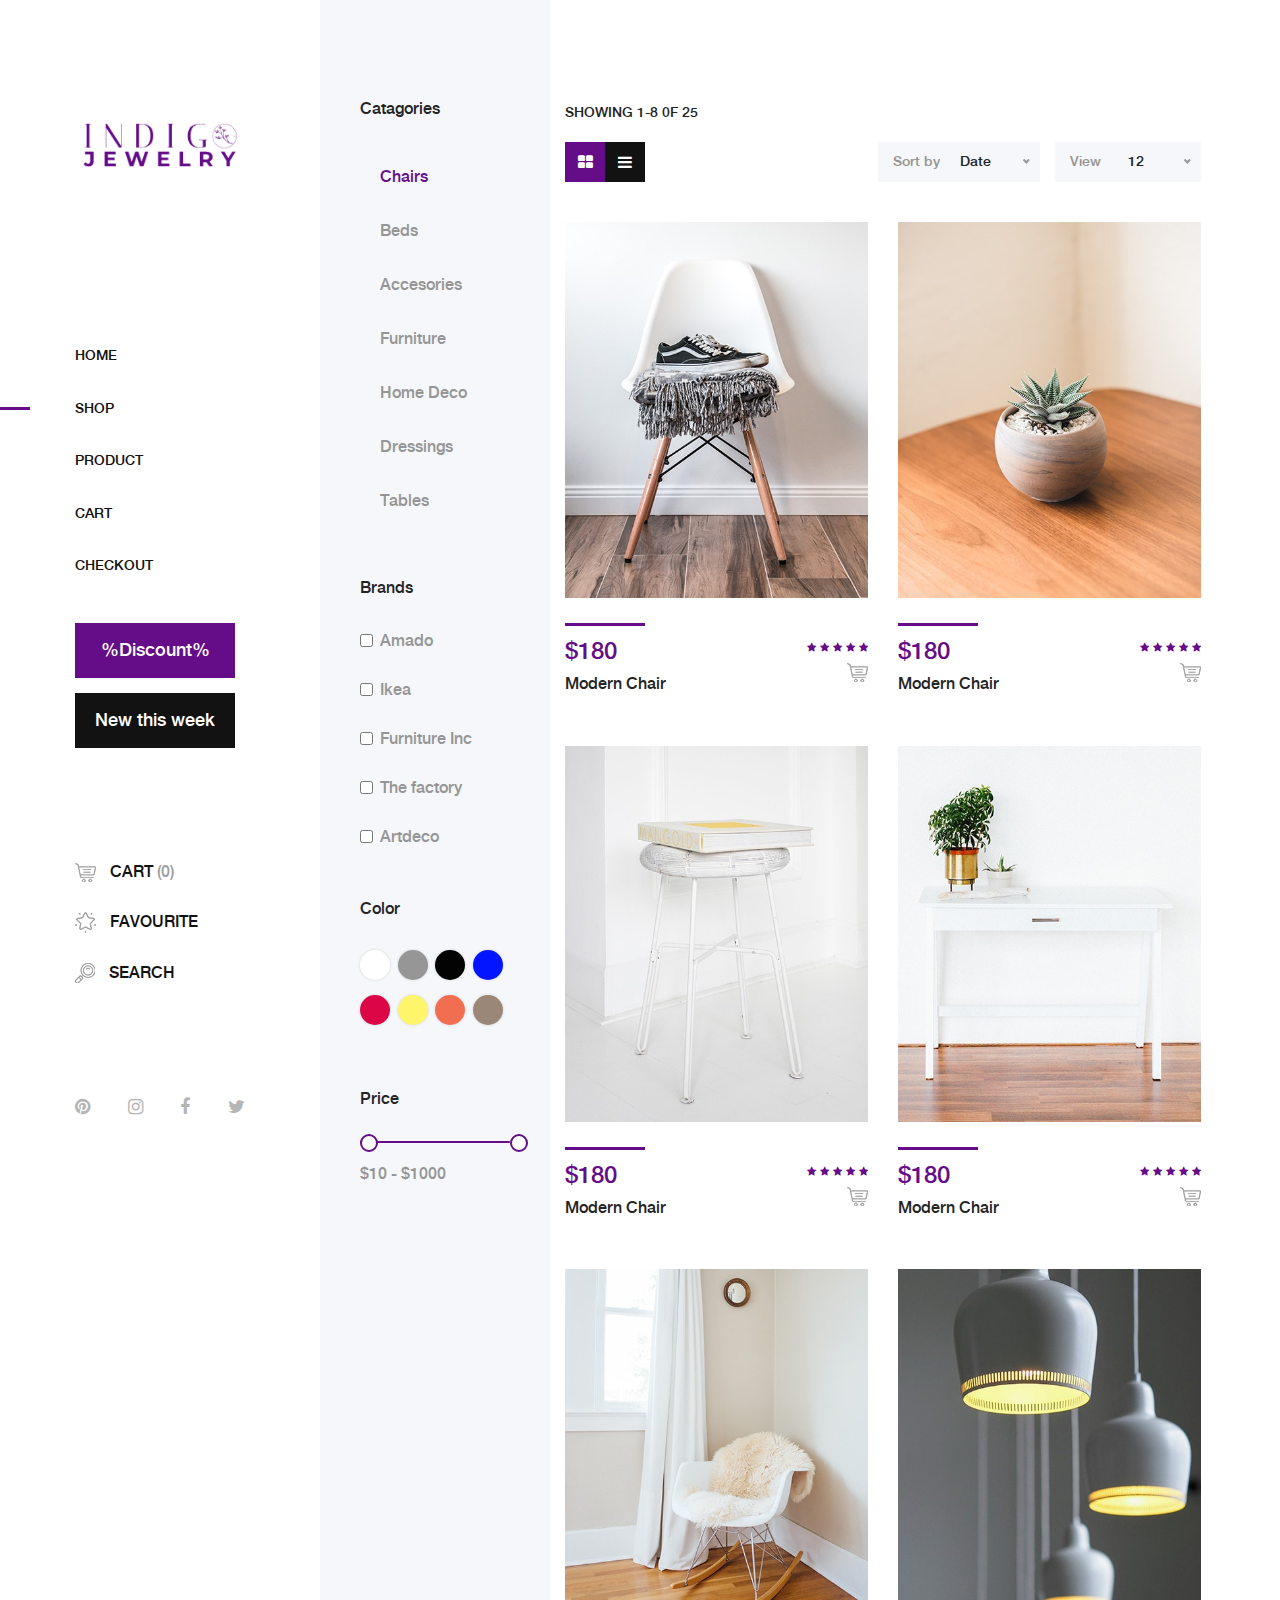
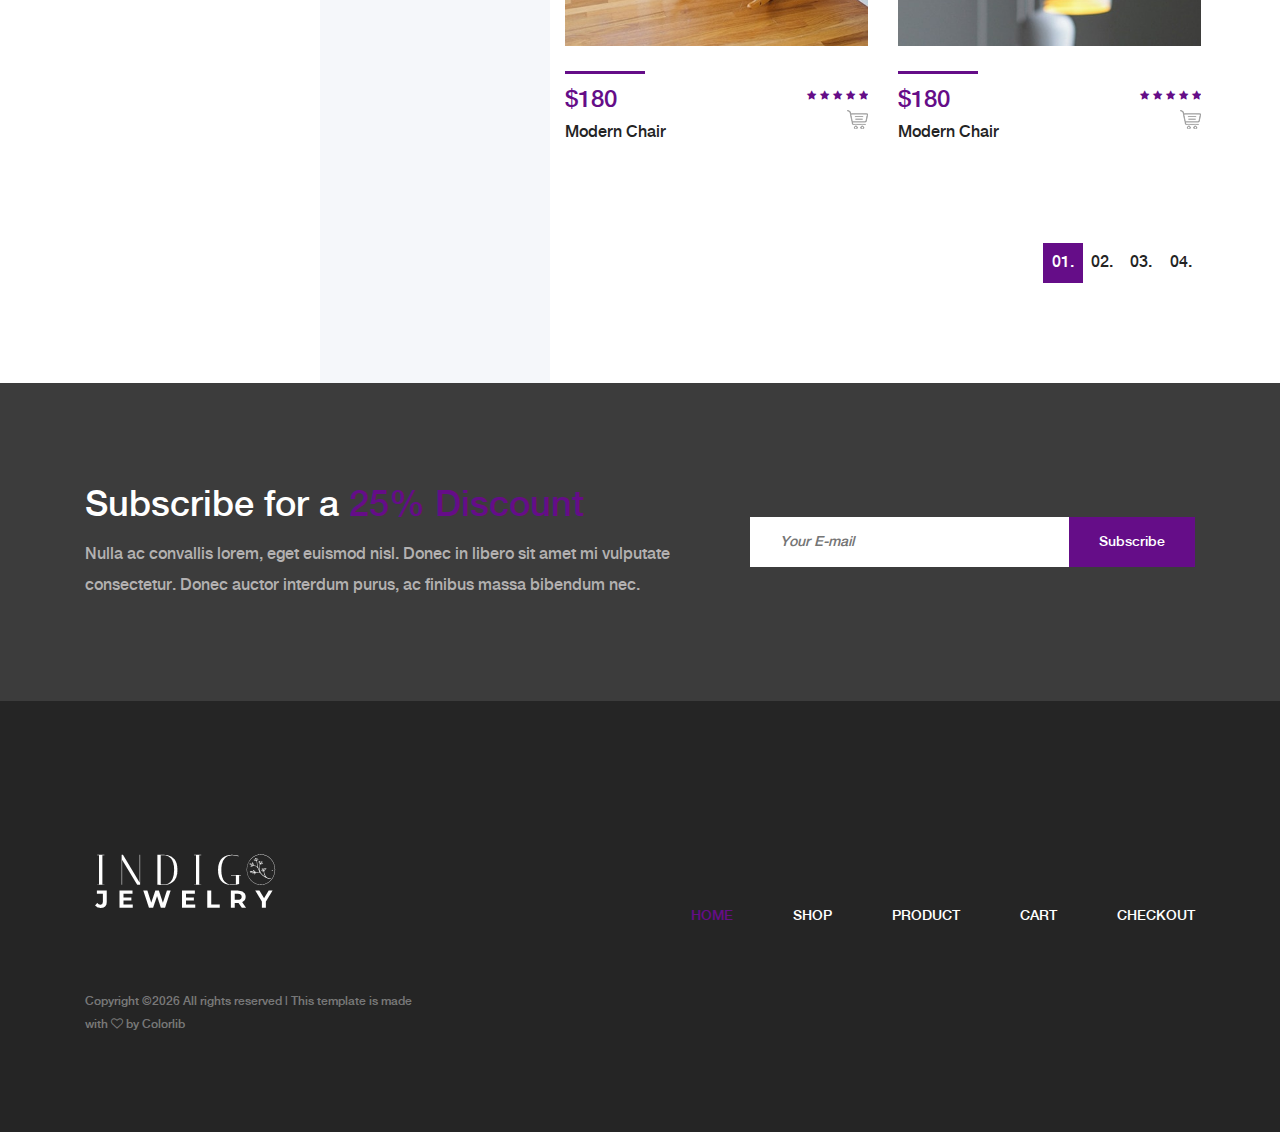
<file: shop.html>
<!DOCTYPE html>
<html lang="en">

<head>
    <meta charset="UTF-8">
    <meta name="description" content="">
    <meta http-equiv="X-UA-Compatible" content="IE=edge">
    <meta name="viewport" content="width=device-width, initial-scale=1, shrink-to-fit=no">
    <!-- The above 4 meta tags *must* come first in the head; any other head content must come *after* these tags -->

    <!-- Title  -->
    <title>Amado - Furniture Ecommerce Template | Shop</title>

    <!-- Favicon  -->
    <link rel="icon" href="img/core-img/favicon.ico">

    <!-- Core Style CSS -->
    <link rel="stylesheet" href="css/core-style.css">
    <link rel="stylesheet" href="style.css">

</head>

<body>
    <!-- Search Wrapper Area Start -->
    <div class="search-wrapper section-padding-100">
        <div class="search-close">
            <i class="fa fa-close" aria-hidden="true"></i>
        </div>
        <div class="container">
            <div class="row">
                <div class="col-12">
                    <div class="search-content">
                        <form action="#" method="get">
                            <input type="search" name="search" id="search" placeholder="Type your keyword...">
                            <button type="submit"><img src="img/core-img/search.png" alt=""></button>
                        </form>
                    </div>
                </div>
            </div>
        </div>
    </div>
    <!-- Search Wrapper Area End -->

    <!-- ##### Main Content Wrapper Start ##### -->
    <div class="main-content-wrapper d-flex clearfix">

        <!-- Mobile Nav (max width 767px)-->
        <div class="mobile-nav">
            <!-- Navbar Brand -->
            <div class="amado-navbar-brand">
                <a href="index.html"><img src="img/core-img/logo.png" alt=""></a>
            </div>
            <!-- Navbar Toggler -->
            <div class="amado-navbar-toggler">
                <span></span><span></span><span></span>
            </div>
        </div>

        <!-- Header Area Start -->
        <header class="header-area clearfix">
            <!-- Close Icon -->
            <div class="nav-close">
                <i class="fa fa-close" aria-hidden="true"></i>
            </div>
            <!-- Logo -->
            <div class="logo">
                <a href="index.html"><img src="img/core-img/logo.png" alt=""></a>
            </div>
            <!-- Amado Nav -->
            <nav class="amado-nav">
                <ul>
                    <li><a href="index.html">Home</a></li>
                    <li class="active"><a href="shop.html">Shop</a></li>
                    <li><a href="product-details.html">Product</a></li>
                    <li><a href="cart.html">Cart</a></li>
                    <li><a href="checkout.html">Checkout</a></li>
                </ul>
            </nav>
            <!-- Button Group -->
            <div class="amado-btn-group mt-30 mb-100">
                <a href="#" class="btn amado-btn mb-15">%Discount%</a>
                <a href="#" class="btn amado-btn active">New this week</a>
            </div>
            <!-- Cart Menu -->
            <div class="cart-fav-search mb-100">
                <a href="cart.html" class="cart-nav"><img src="img/core-img/cart.png" alt=""> Cart <span>(0)</span></a>
                <a href="#" class="fav-nav"><img src="img/core-img/favorites.png" alt=""> Favourite</a>
                <a href="#" class="search-nav"><img src="img/core-img/search.png" alt=""> Search</a>
            </div>
            <!-- Social Button -->
            <div class="social-info d-flex justify-content-between">
                <a href="#"><i class="fa fa-pinterest" aria-hidden="true"></i></a>
                <a href="#"><i class="fa fa-instagram" aria-hidden="true"></i></a>
                <a href="#"><i class="fa fa-facebook" aria-hidden="true"></i></a>
                <a href="#"><i class="fa fa-twitter" aria-hidden="true"></i></a>
            </div>
        </header>
        <!-- Header Area End -->

        <div class="shop_sidebar_area">

            <!-- ##### Single Widget ##### -->
            <div class="widget catagory mb-50">
                <!-- Widget Title -->
                <h6 class="widget-title mb-30">Catagories</h6>

                <!--  Catagories  -->
                <div class="catagories-menu">
                    <ul>
                        <li class="active"><a href="#">Chairs</a></li>
                        <li><a href="#">Beds</a></li>
                        <li><a href="#">Accesories</a></li>
                        <li><a href="#">Furniture</a></li>
                        <li><a href="#">Home Deco</a></li>
                        <li><a href="#">Dressings</a></li>
                        <li><a href="#">Tables</a></li>
                    </ul>
                </div>
            </div>

            <!-- ##### Single Widget ##### -->
            <div class="widget brands mb-50">
                <!-- Widget Title -->
                <h6 class="widget-title mb-30">Brands</h6>

                <div class="widget-desc">
                    <!-- Single Form Check -->
                    <div class="form-check">
                        <input class="form-check-input" type="checkbox" value="" id="amado">
                        <label class="form-check-label" for="amado">Amado</label>
                    </div>
                    <!-- Single Form Check -->
                    <div class="form-check">
                        <input class="form-check-input" type="checkbox" value="" id="ikea">
                        <label class="form-check-label" for="ikea">Ikea</label>
                    </div>
                    <!-- Single Form Check -->
                    <div class="form-check">
                        <input class="form-check-input" type="checkbox" value="" id="furniture">
                        <label class="form-check-label" for="furniture">Furniture Inc</label>
                    </div>
                    <!-- Single Form Check -->
                    <div class="form-check">
                        <input class="form-check-input" type="checkbox" value="" id="factory">
                        <label class="form-check-label" for="factory">The factory</label>
                    </div>
                    <!-- Single Form Check -->
                    <div class="form-check">
                        <input class="form-check-input" type="checkbox" value="" id="artdeco">
                        <label class="form-check-label" for="artdeco">Artdeco</label>
                    </div>
                </div>
            </div>

            <!-- ##### Single Widget ##### -->
            <div class="widget color mb-50">
                <!-- Widget Title -->
                <h6 class="widget-title mb-30">Color</h6>

                <div class="widget-desc">
                    <ul class="d-flex">
                        <li><a href="#" class="color1"></a></li>
                        <li><a href="#" class="color2"></a></li>
                        <li><a href="#" class="color3"></a></li>
                        <li><a href="#" class="color4"></a></li>
                        <li><a href="#" class="color5"></a></li>
                        <li><a href="#" class="color6"></a></li>
                        <li><a href="#" class="color7"></a></li>
                        <li><a href="#" class="color8"></a></li>
                    </ul>
                </div>
            </div>

            <!-- ##### Single Widget ##### -->
            <div class="widget price mb-50">
                <!-- Widget Title -->
                <h6 class="widget-title mb-30">Price</h6>

                <div class="widget-desc">
                    <div class="slider-range">
                        <div data-min="10" data-max="1000" data-unit="$" class="slider-range-price ui-slider ui-slider-horizontal ui-widget ui-widget-content ui-corner-all" data-value-min="10" data-value-max="1000" data-label-result="">
                            <div class="ui-slider-range ui-widget-header ui-corner-all"></div>
                            <span class="ui-slider-handle ui-state-default ui-corner-all" tabindex="0"></span>
                            <span class="ui-slider-handle ui-state-default ui-corner-all" tabindex="0"></span>
                        </div>
                        <div class="range-price">$10 - $1000</div>
                    </div>
                </div>
            </div>
        </div>

        <div class="amado_product_area section-padding-100">
            <div class="container-fluid">

                <div class="row">
                    <div class="col-12">
                        <div class="product-topbar d-xl-flex align-items-end justify-content-between">
                            <!-- Total Products -->
                            <div class="total-products">
                                <p>Showing 1-8 0f 25</p>
                                <div class="view d-flex">
                                    <a href="#"><i class="fa fa-th-large" aria-hidden="true"></i></a>
                                    <a href="#"><i class="fa fa-bars" aria-hidden="true"></i></a>
                                </div>
                            </div>
                            <!-- Sorting -->
                            <div class="product-sorting d-flex">
                                <div class="sort-by-date d-flex align-items-center mr-15">
                                    <p>Sort by</p>
                                    <form action="#" method="get">
                                        <select name="select" id="sortBydate">
                                            <option value="value">Date</option>
                                            <option value="value">Newest</option>
                                            <option value="value">Popular</option>
                                        </select>
                                    </form>
                                </div>
                                <div class="view-product d-flex align-items-center">
                                    <p>View</p>
                                    <form action="#" method="get">
                                        <select name="select" id="viewProduct">
                                            <option value="value">12</option>
                                            <option value="value">24</option>
                                            <option value="value">48</option>
                                            <option value="value">96</option>
                                        </select>
                                    </form>
                                </div>
                            </div>
                        </div>
                    </div>
                </div>

                <div class="row">

                    <!-- Single Product Area -->
                    <div class="col-12 col-sm-6 col-md-12 col-xl-6">
                        <div class="single-product-wrapper">
                            <!-- Product Image -->
                            <div class="product-img">
                                <img src="img/product-img/product1.jpg" alt="">
                                <!-- Hover Thumb -->
                                <img class="hover-img" src="img/product-img/product2.jpg" alt="">
                            </div>

                            <!-- Product Description -->
                            <div class="product-description d-flex align-items-center justify-content-between">
                                <!-- Product Meta Data -->
                                <div class="product-meta-data">
                                    <div class="line"></div>
                                    <p class="product-price">$180</p>
                                    <a href="product-details.html">
                                        <h6>Modern Chair</h6>
                                    </a>
                                </div>
                                <!-- Ratings & Cart -->
                                <div class="ratings-cart text-right">
                                    <div class="ratings">
                                        <i class="fa fa-star" aria-hidden="true"></i>
                                        <i class="fa fa-star" aria-hidden="true"></i>
                                        <i class="fa fa-star" aria-hidden="true"></i>
                                        <i class="fa fa-star" aria-hidden="true"></i>
                                        <i class="fa fa-star" aria-hidden="true"></i>
                                    </div>
                                    <div class="cart">
                                        <a href="cart.html" data-toggle="tooltip" data-placement="left" title="Add to Cart"><img src="img/core-img/cart.png" alt=""></a>
                                    </div>
                                </div>
                            </div>
                        </div>
                    </div>

                    <!-- Single Product Area -->
                    <div class="col-12 col-sm-6 col-md-12 col-xl-6">
                        <div class="single-product-wrapper">
                            <!-- Product Image -->
                            <div class="product-img">
                                <img src="img/product-img/product2.jpg" alt="">
                                <!-- Hover Thumb -->
                                <img class="hover-img" src="img/product-img/product3.jpg" alt="">
                            </div>

                            <!-- Product Description -->
                            <div class="product-description d-flex align-items-center justify-content-between">
                                <!-- Product Meta Data -->
                                <div class="product-meta-data">
                                    <div class="line"></div>
                                    <p class="product-price">$180</p>
                                    <a href="product-details.html">
                                        <h6>Modern Chair</h6>
                                    </a>
                                </div>
                                <!-- Ratings & Cart -->
                                <div class="ratings-cart text-right">
                                    <div class="ratings">
                                        <i class="fa fa-star" aria-hidden="true"></i>
                                        <i class="fa fa-star" aria-hidden="true"></i>
                                        <i class="fa fa-star" aria-hidden="true"></i>
                                        <i class="fa fa-star" aria-hidden="true"></i>
                                        <i class="fa fa-star" aria-hidden="true"></i>
                                    </div>
                                    <div class="cart">
                                        <a href="cart.html" data-toggle="tooltip" data-placement="left" title="Add to Cart"><img src="img/core-img/cart.png" alt=""></a>
                                    </div>
                                </div>
                            </div>
                        </div>
                    </div>

                    <!-- Single Product Area -->
                    <div class="col-12 col-sm-6 col-md-12 col-xl-6">
                        <div class="single-product-wrapper">
                            <!-- Product Image -->
                            <div class="product-img">
                                <img src="img/product-img/product3.jpg" alt="">
                                <!-- Hover Thumb -->
                                <img class="hover-img" src="img/product-img/product4.jpg" alt="">
                            </div>

                            <!-- Product Description -->
                            <div class="product-description d-flex align-items-center justify-content-between">
                                <!-- Product Meta Data -->
                                <div class="product-meta-data">
                                    <div class="line"></div>
                                    <p class="product-price">$180</p>
                                    <a href="product-details.html">
                                        <h6>Modern Chair</h6>
                                    </a>
                                </div>
                                <!-- Ratings & Cart -->
                                <div class="ratings-cart text-right">
                                    <div class="ratings">
                                        <i class="fa fa-star" aria-hidden="true"></i>
                                        <i class="fa fa-star" aria-hidden="true"></i>
                                        <i class="fa fa-star" aria-hidden="true"></i>
                                        <i class="fa fa-star" aria-hidden="true"></i>
                                        <i class="fa fa-star" aria-hidden="true"></i>
                                    </div>
                                    <div class="cart">
                                        <a href="cart.html" data-toggle="tooltip" data-placement="left" title="Add to Cart"><img src="img/core-img/cart.png" alt=""></a>
                                    </div>
                                </div>
                            </div>
                        </div>
                    </div>

                    <!-- Single Product Area -->
                    <div class="col-12 col-sm-6 col-md-12 col-xl-6">
                        <div class="single-product-wrapper">
                            <!-- Product Image -->
                            <div class="product-img">
                                <img src="img/product-img/product4.jpg" alt="">
                                <!-- Hover Thumb -->
                                <img class="hover-img" src="img/product-img/product5.jpg" alt="">
                            </div>

                            <!-- Product Description -->
                            <div class="product-description d-flex align-items-center justify-content-between">
                                <!-- Product Meta Data -->
                                <div class="product-meta-data">
                                    <div class="line"></div>
                                    <p class="product-price">$180</p>
                                    <a href="product-details.html">
                                        <h6>Modern Chair</h6>
                                    </a>
                                </div>
                                <!-- Ratings & Cart -->
                                <div class="ratings-cart text-right">
                                    <div class="ratings">
                                        <i class="fa fa-star" aria-hidden="true"></i>
                                        <i class="fa fa-star" aria-hidden="true"></i>
                                        <i class="fa fa-star" aria-hidden="true"></i>
                                        <i class="fa fa-star" aria-hidden="true"></i>
                                        <i class="fa fa-star" aria-hidden="true"></i>
                                    </div>
                                    <div class="cart">
                                        <a href="cart.html" data-toggle="tooltip" data-placement="left" title="Add to Cart"><img src="img/core-img/cart.png" alt=""></a>
                                    </div>
                                </div>
                            </div>
                        </div>
                    </div>

                    <!-- Single Product Area -->
                    <div class="col-12 col-sm-6 col-md-12 col-xl-6">
                        <div class="single-product-wrapper">
                            <!-- Product Image -->
                            <div class="product-img">
                                <img src="img/product-img/product5.jpg" alt="">
                                <!-- Hover Thumb -->
                                <img class="hover-img" src="img/product-img/product6.jpg" alt="">
                            </div>

                            <!-- Product Description -->
                            <div class="product-description d-flex align-items-center justify-content-between">
                                <!-- Product Meta Data -->
                                <div class="product-meta-data">
                                    <div class="line"></div>
                                    <p class="product-price">$180</p>
                                    <a href="product-details.html">
                                        <h6>Modern Chair</h6>
                                    </a>
                                </div>
                                <!-- Ratings & Cart -->
                                <div class="ratings-cart text-right">
                                    <div class="ratings">
                                        <i class="fa fa-star" aria-hidden="true"></i>
                                        <i class="fa fa-star" aria-hidden="true"></i>
                                        <i class="fa fa-star" aria-hidden="true"></i>
                                        <i class="fa fa-star" aria-hidden="true"></i>
                                        <i class="fa fa-star" aria-hidden="true"></i>
                                    </div>
                                    <div class="cart">
                                        <a href="cart.html" data-toggle="tooltip" data-placement="left" title="Add to Cart"><img src="img/core-img/cart.png" alt=""></a>
                                    </div>
                                </div>
                            </div>
                        </div>
                    </div>

                    <!-- Single Product Area -->
                    <div class="col-12 col-sm-6 col-md-12 col-xl-6">
                        <div class="single-product-wrapper">
                            <!-- Product Image -->
                            <div class="product-img">
                                <img src="img/product-img/product6.jpg" alt="">
                                <!-- Hover Thumb -->
                                <img class="hover-img" src="img/product-img/product1.jpg" alt="">
                            </div>

                            <!-- Product Description -->
                            <div class="product-description d-flex align-items-center justify-content-between">
                                <!-- Product Meta Data -->
                                <div class="product-meta-data">
                                    <div class="line"></div>
                                    <p class="product-price">$180</p>
                                    <a href="product-details.html">
                                        <h6>Modern Chair</h6>
                                    </a>
                                </div>
                                <!-- Ratings & Cart -->
                                <div class="ratings-cart text-right">
                                    <div class="ratings">
                                        <i class="fa fa-star" aria-hidden="true"></i>
                                        <i class="fa fa-star" aria-hidden="true"></i>
                                        <i class="fa fa-star" aria-hidden="true"></i>
                                        <i class="fa fa-star" aria-hidden="true"></i>
                                        <i class="fa fa-star" aria-hidden="true"></i>
                                    </div>
                                    <div class="cart">
                                        <a href="cart.html" data-toggle="tooltip" data-placement="left" title="Add to Cart"><img src="img/core-img/cart.png" alt=""></a>
                                    </div>
                                </div>
                            </div>
                        </div>
                    </div>
                </div>

                <div class="row">
                    <div class="col-12">
                        <!-- Pagination -->
                        <nav aria-label="navigation">
                            <ul class="pagination justify-content-end mt-50">
                                <li class="page-item active"><a class="page-link" href="#">01.</a></li>
                                <li class="page-item"><a class="page-link" href="#">02.</a></li>
                                <li class="page-item"><a class="page-link" href="#">03.</a></li>
                                <li class="page-item"><a class="page-link" href="#">04.</a></li>
                            </ul>
                        </nav>
                    </div>
                </div>
            </div>
        </div>
    </div>
    <!-- ##### Main Content Wrapper End ##### -->

    <!-- ##### Newsletter Area Start ##### -->
    <section class="newsletter-area section-padding-100-0">
        <div class="container">
            <div class="row align-items-center">
                <!-- Newsletter Text -->
                <div class="col-12 col-lg-6 col-xl-7">
                    <div class="newsletter-text mb-100">
                        <h2>Subscribe for a <span>25% Discount</span></h2>
                        <p>Nulla ac convallis lorem, eget euismod nisl. Donec in libero sit amet mi vulputate consectetur. Donec auctor interdum purus, ac finibus massa bibendum nec.</p>
                    </div>
                </div>
                <!-- Newsletter Form -->
                <div class="col-12 col-lg-6 col-xl-5">
                    <div class="newsletter-form mb-100">
                        <form action="#" method="post">
                            <input type="email" name="email" class="nl-email" placeholder="Your E-mail">
                            <input type="submit" value="Subscribe">
                        </form>
                    </div>
                </div>
            </div>
        </div>
    </section>
    <!-- ##### Newsletter Area End ##### -->

    <!-- ##### Footer Area Start ##### -->
    <footer class="footer_area clearfix">
        <div class="container">
            <div class="row align-items-center">
                <!-- Single Widget Area -->
                <div class="col-12 col-lg-4">
                    <div class="single_widget_area">
                        <!-- Logo -->
                        <div class="footer-logo mr-50">
                            <a href="index.html"><img src="img/core-img/logo2.png" alt=""></a>
                        </div>
                        <!-- Copywrite Text -->
                        <p class="copywrite"><!-- Link back to Colorlib can't be removed. Template is licensed under CC BY 3.0. -->
Copyright &copy;<script>document.write(new Date().getFullYear());</script> All rights reserved | This template is made with <i class="fa fa-heart-o" aria-hidden="true"></i> by <a href="https://colorlib.com" target="_blank">Colorlib</a>
<!-- Link back to Colorlib can't be removed. Template is licensed under CC BY 3.0. -->
                    </div>
                </div>
                <!-- Single Widget Area -->
                <div class="col-12 col-lg-8">
                    <div class="single_widget_area">
                        <!-- Footer Menu -->
                        <div class="footer_menu">
                            <nav class="navbar navbar-expand-lg justify-content-end">
                                <button class="navbar-toggler" type="button" data-toggle="collapse" data-target="#footerNavContent" aria-controls="footerNavContent" aria-expanded="false" aria-label="Toggle navigation"><i class="fa fa-bars"></i></button>
                                <div class="collapse navbar-collapse" id="footerNavContent">
                                    <ul class="navbar-nav ml-auto">
                                        <li class="nav-item active">
                                            <a class="nav-link" href="index.html">Home</a>
                                        </li>
                                        <li class="nav-item">
                                            <a class="nav-link" href="shop.html">Shop</a>
                                        </li>
                                        <li class="nav-item">
                                            <a class="nav-link" href="product-details.html">Product</a>
                                        </li>
                                        <li class="nav-item">
                                            <a class="nav-link" href="cart.html">Cart</a>
                                        </li>
                                        <li class="nav-item">
                                            <a class="nav-link" href="checkout.html">Checkout</a>
                                        </li>
                                    </ul>
                                </div>
                            </nav>
                        </div>
                    </div>
                </div>
            </div>
        </div>
    </footer>
    <!-- ##### Footer Area End ##### -->

    <!-- ##### jQuery (Necessary for All JavaScript Plugins) ##### -->
    <script src="js/jquery/jquery-2.2.4.min.js"></script>
    <!-- Popper js -->
    <script src="js/popper.min.js"></script>
    <!-- Bootstrap js -->
    <script src="js/bootstrap.min.js"></script>
    <!-- Plugins js -->
    <script src="js/plugins.js"></script>
    <!-- Active js -->
    <script src="js/active.js"></script>

</body>

</html>
</file>
<file: style.css>
/* ####################################################
    :: Template Name: Essence - Fashion Ecommerce Template
    :: Author: Colorlib
    :: Author URL: https://colorlib.com
    :: Description: Essence is smart & elegant fashion e-commerce Template. It's suitable for all e-commerce business platform.
    :: Version: 1.0.0
    :: Created: April 27, 2018
    :: Last Updated: May 2, 2018
    #################################################### */

    /* ---------------------------------------
    ##### - PLACE YOUR CUSTOM CSS HERE - #####
    --------------------------------------- */
</file>
<file: newstyles.css>
body {
  font-family: 'Raleway', sans-serif;;
  font-size: 16px;
}

.newsletter-area{
  background-image: linear-gradient(to top, #7028e4 0%, #e5b2ca 100%);
}

.footer_area{
  background-color: #7028e4;
}

.footer_area .single_widget_area .footer_menu .navbar-nav .nav-item .nav-link:hover {
    color: #e5b2ca;
}

.single-products-catagory a::after{
  background-color: rgba(112, 40, 228, 0.7);
}

.single-products-catagory:hover .hover-content p, .single-products-catagory:hover .hover-content h4,
.single-products-catagory:focus .hover-content p, .single-products-catagory:focus .hover-content h4{
  color: white;
}


.single-products-catagory .pic-norm, .single-products-catagory .pic-norm{
  opacity:1;
  transition:all .3s ease-out 0s;
}

.single-products-catagory:hover .pic-norm, .single-products-catagory:focus .pic-norm{
  opacity:1;
}

.single-products-catagory .pic-alt, .single-products-catagory .pic-alt{
  opacity:0;
  position:absolute;
  top:0;left:0;
  transition:all .3s ease-out 0s;
}

.single-products-catagory:hover .pic-alt, .single-products-catagory:focus .pic-alt{
  opacity:1;
}


.badge-secondary{
  display:block;
  position:absolute;
  top:50px;
  right:0;
}


.switch{
    display: none;
    position: absolute;
    top: 250px;
    left: 0;
}

.single-products-catagory:hover .hover-content .switch, .single-products-catagory:focus .hover-content .switch{
   display: block;
}
</file>
<file: css/core-style.css>
/* [Master Stylesheet v-1.0.0] */
/* :: :: 1.0 Import Fonts */
@import url(../css/bootstrap.min.css);
@import url(../css/owl.carousel.css);
@import url(../css/animate.css);
@import url(../css/magnific-popup.css);
@import url(../css/jquery-ui.min.css);
@import url(../css/nice-select.css);
@import url(../css/font-awesome.min.css);
@font-face {
  font-family: 'helveticaneuebold';
  src: url("../fonts/helvetica_neu_bold-webfont.woff2") format("woff2"), url("../fonts/helvetica_neu_bold-webfont.woff") format("woff");
  font-weight: normal;
  font-style: normal; }
@font-face {
  font-family: 'helveticaneuemedium';
  src: url("../fonts/helveticaneue_medium-webfont.woff2") format("woff2"), url("../fonts/helveticaneue_medium-webfont.woff") format("woff");
  font-weight: normal;
  font-style: normal; }
/* :: 2.0 Import All CSS */
/* :: 3.0 Base CSS */
* {
  margin: 0;
  padding: 0; }

body {
  font-family: "helveticaneuemedium";
  font-size: 16px; }

h1,
h2,
h3,
h4,
h5,
h6 {
  color: #242424;
  line-height: 1.3;
  font-weight: 400; }

p {
  color: #6d6d6d;
  font-size: 16px;
  line-height: 1.9;
  font-weight: 400; }

a {
  -webkit-transition: all 500ms ease 0s;
  transition: all 500ms ease 0s;
  text-decoration: none;
  outline: 0 solid transparent;
  color: #131212;
  font-weight: 400;
  font-size: 12px; }
  a:hover, a:focus {
    -webkit-transition: all 500ms ease 0s;
    transition: all 500ms ease 0s;
    text-decoration: none;
    outline: 0 solid transparent;
    color: #131212;
    font-weight: 400;
    font-size: 12px; }

ul,
ol {
  margin: 0; }
  ul li,
  ol li {
    list-style: none; }

img {
  height: auto;
  max-width: 100%; }

/* Spacing */
.mt-15 {
  margin-top: 15px !important; }

.mt-30 {
  margin-top: 30px !important; }

.mt-50 {
  margin-top: 50px !important; }

.mt-70 {
  margin-top: 70px !important; }

.mt-100 {
  margin-top: 100px !important; }

.mb-15 {
  margin-bottom: 15px !important; }

.mb-30 {
  margin-bottom: 30px !important; }

.mb-50 {
  margin-bottom: 50px !important; }

.mb-70 {
  margin-bottom: 70px !important; }

.mb-100 {
  margin-bottom: 100px !important; }

.ml-15 {
  margin-left: 15px !important; }

.ml-30 {
  margin-left: 30px !important; }

.ml-50 {
  margin-left: 50px !important; }

.mr-15 {
  margin-right: 15px !important; }

.mr-30 {
  margin-right: 30px !important; }

.mr-50 {
  margin-right: 50px !important; }

/* Height */
.height-400 {
  height: 400px !important; }

.height-500 {
  height: 500px !important; }

.height-600 {
  height: 600px !important; }

.height-700 {
  height: 700px !important; }

.height-800 {
  height: 800px !important; }

/* Section Padding */
.section-padding-100 {
  padding-top: 100px;
  padding-bottom: 100px; }

.section-padding-100-0 {
  padding-top: 100px;
  padding-bottom: 0; }

.section-padding-0-100 {
  padding-top: 0;
  padding-bottom: 100px; }

/* Section Heading */
.section-heading {
  margin-bottom: 50px;
  position: relative;
  z-index: 1; }
  .section-heading h2 {
    font-size: 30px;
    margin-bottom: 0;
    text-transform: capitalize;
    font-weight: 600; }
  .section-heading.text-left {
    text-align: left !important; }

/* Miscellaneous */
.bg-img {
  background-position: center center;
  background-size: cover;
  background-repeat: no-repeat; }

.bg-white {
  background-color: #ffffff !important; }

.bg-dark {
  background-color: #000000 !important; }

.bg-transparent {
  background-color: transparent !important; }

.font-bold {
  font-weight: 700; }

.font-light {
  font-weight: 300; }

.bg-overlay,
.bg-overlay-white {
  position: relative;
  z-index: 2;
  background-position: center center;
  background-size: cover; }
  .bg-overlay:hover,
  .bg-overlay-white:hover {
    position: absolute;
    z-index: -1;
    top: 0;
    left: 0;
    width: 100%;
    height: 100%;
    content: ""; }

.bg-overlay:hover {
  background-color: rgba(0, 0, 0, 0.5); }

.bg-overlay-white:hover {
  background-color: rgba(255, 255, 255, 0.9); }

.mfp-image-holder .mfp-close,
.mfp-iframe-holder .mfp-close {
  color: #FFF;
  right: 0;
  padding-right: 0;
  width: 30px;
  height: 30px;
  background-color: #650d88;
  line-height: 30px;
  text-align: center;
  position: absolute;
  top: 40px;
  right: -30px; }
  @media only screen and (max-width: 767px) {
    .mfp-image-holder .mfp-close,
    .mfp-iframe-holder .mfp-close {
      right: 0; } }

.navbar-toggler {
  background-color: #650d88;
  border-radius: 0;
  margin-bottom: 15px; }
  .navbar-toggler i {
    font-size: 12px;
    color: #fff; }

@media only screen and (min-width: 768px) and (max-width: 991px) {
  .navbar {
    display: block; } }
@media only screen and (max-width: 767px) {
  .navbar {
    display: block; } }

.mobile-nav {
  position: fixed;
  width: 100%;
  height: 70px;
  background-color: #fff;
  z-index: 3000;
  top: 0;
  left: 0;
  right: 0;
  padding: 0.5em 2em;
  -webkit-box-align: center;
  -ms-flex-align: center;
  -ms-grid-row-align: center;
  align-items: center;
  -webkit-box-pack: justify;
  -ms-flex-pack: justify;
  justify-content: space-between;
  box-shadow: 0 4px 15px 0 rgba(0, 0, 0, 0.15);
  display: none; }
  @media only screen and (max-width: 767px) {
    .mobile-nav {
      display: -webkit-box;
      display: -ms-flexbox;
      display: flex; } }
  .mobile-nav .amado-navbar-brand {
    -webkit-box-flex: 0;
    -ms-flex: 0 0 70px;
    flex: 0 0 70px;
    max-width: 70px; }
    .mobile-nav .amado-navbar-brand a {
      display: block;
      max-width: 70px; }
  .mobile-nav .amado-navbar-toggler {
    cursor: pointer; }
    .mobile-nav .amado-navbar-toggler span {
      width: 28px;
      height: 3px;
      background-color: #650d88;
      display: block;
      margin-bottom: 5px;
      border-radius: 2px; }
      .mobile-nav .amado-navbar-toggler span:last-child {
        margin-bottom: 0; }

/* ScrollUp */
#scrollUp {
  background-color: #650d88;
  border-radius: 0;
  bottom: 60px;
  box-shadow: 0 2px 6px 0 rgba(0, 0, 0, 0.3);
  color: #ffffff;
  font-size: 24px;
  height: 40px;
  line-height: 40px;
  right: 60px;
  text-align: center;
  width: 40px;
  -webkit-transition-duration: 500ms;
  transition-duration: 500ms; }
  #scrollUp:hover {
    background-color: #131212; }
  @media only screen and (max-width: 767px) {
    #scrollUp {
      bottom: 30px;
      right: 30px; } }

/* Essence Button */
.amado-btn {
  display: inline-block;
  min-width: 160px;
  height: 55px;
  color: #ffffff;
  border: none;
  border-radius: 0;
  padding: 0 7px;
  font-size: 18px;
  line-height: 56px;
  background-color: #650d88;
  font-weight: 400; }
  .amado-btn.active, .amado-btn:hover, .amado-btn:focus {
    font-size: 18px;
    color: #ffffff;
    background-color: #131212; }

/* :: 4.0 Search Wrapper Area CSS */
.search-wrapper {
  position: fixed;
  z-index: 1;
  width: 100%;
  height: 260px;
  z-index: 5000;
  top: -350px;
  left: 0;
  background-color: #f5f7fa;
  -webkit-transition-duration: 500ms;
  transition-duration: 500ms; }
  .search-wrapper .search-content form {
    position: relative;
    z-index: 1;
    box-shadow: 0 0 5px rgba(0, 0, 0, 0.075); }
    .search-wrapper .search-content form input {
      width: 100%;
      height: 60px;
      border: none;
      padding-left: 50px;
      font-size: 14px;
      color: #6b6b6b; }
    .search-wrapper .search-content form button {
      position: absolute;
      top: 0;
      left: 0;
      border: none;
      width: 50px;
      height: 60px;
      z-index: 10;
      cursor: pointer;
      background-color: transparent;
      text-align: center; }
  .search-wrapper .search-close {
    -webkit-transition-duration: 500ms;
    transition-duration: 500ms;
    width: 40px;
    height: 40px;
    position: absolute;
    top: 0;
    right: 0;
    background-color: red;
    text-align: center;
    color: #fff;
    line-height: 40px;
    font-size: 12px;
    cursor: pointer;
    background-color: #650d88; }
    .search-wrapper .search-close:hover {
      background-color: #131212; }

/* :: 5.0 Welcome Area CSS */
.main-content-wrapper {
  position: relative;
  z-index: 1;
  -webkit-transition-duration: 500ms;
  transition-duration: 500ms;
  -ms-flex-wrap: wrap;
  flex-wrap: wrap; }
  @media only screen and (max-width: 767px) {
    .main-content-wrapper {
      margin-top: 70px;
      z-index: 100; } }
  .main-content-wrapper .header-area {
    -webkit-transition-duration: 500ms;
    transition-duration: 500ms;
    position: relative;
    z-index: 1;
    -webkit-box-flex: 0;
    -ms-flex: 0 0 320px;
    flex: 0 0 320px;
    width: 320px;
    max-width: 320px;
    background-color: #fff;
    padding: 60px 75px; }
    @media only screen and (min-width: 768px) and (max-width: 991px) {
      .main-content-wrapper .header-area {
        -webkit-box-flex: 0;
        -ms-flex: 0 0 280px;
        flex: 0 0 280px;
        width: 280px;
        max-width: 280px;
        padding: 50px; } }
    @media only screen and (max-width: 767px) {
      .main-content-wrapper .header-area {
        -webkit-transition-duration: 500ms;
        transition-duration: 500ms;
        -webkit-box-flex: 0;
        -ms-flex: 0 0 320px;
        flex: 0 0 320px;
        width: 320px;
        max-width: 320px;
        position: fixed;
        z-index: 4000;
        top: 0;
        left: -350px;
        height: 100%;
        overflow-x: hidden;
        overflow-y: scroll;
        display: block; } }
    .main-content-wrapper .header-area.bp-xs-on {
      left: 0; }
    .main-content-wrapper .header-area .nav-close {
      -webkit-transition-duration: 500ms;
      transition-duration: 500ms;
      width: 40px;
      height: 40px;
      position: absolute;
      top: 0;
      right: 15px;
      background-color: red;
      text-align: center;
      color: #fff;
      line-height: 40px;
      font-size: 12px;
      cursor: pointer;
      background-color: #650d88;
      display: none; }
      @media only screen and (max-width: 767px) {
        .main-content-wrapper .header-area .nav-close {
          display: block; } }
      .main-content-wrapper .header-area .nav-close:hover {
        background-color: #131212; }
    .main-content-wrapper .header-area .logo {
      margin-bottom: 100px;
      display: block; }
    .main-content-wrapper .header-area .amado-nav li a {
      font-size: 14px;
      text-transform: uppercase;
      position: relative;
      z-index: 1;
      padding: 20px 0;
      display: block;
      line-height: 0.9;
      color: #131212;
      font-weight: normal; }
      .main-content-wrapper .header-area .amado-nav li a::after {
        -webkit-transition-duration: 500ms;
        transition-duration: 500ms;
        width: 30px;
        height: 3px;
        position: absolute;
        top: 50%;
        margin-top: -1.5px;
        left: -150px;
        background-color: #650d88;
        z-index: 10;
        content: ''; }
      .main-content-wrapper .header-area .amado-nav li a:hover, .main-content-wrapper .header-area .amado-nav li a:focus {
        color: #650d88; }
    .main-content-wrapper .header-area .amado-nav li:hover a::after, .main-content-wrapper .header-area .amado-nav li:focus a::after {
      left: -75px; }
      @media only screen and (min-width: 768px) and (max-width: 991px) {
        .main-content-wrapper .header-area .amado-nav li:hover a::after, .main-content-wrapper .header-area .amado-nav li:focus a::after {
          left: -50px; } }
    .main-content-wrapper .header-area .amado-nav li.active a::after {
      left: -75px; }
      @media only screen and (min-width: 768px) and (max-width: 991px) {
        .main-content-wrapper .header-area .amado-nav li.active a::after {
          left: -50px; } }
    .main-content-wrapper .header-area .amado-btn-group .amado-btn {
      width: 160px;
      display: block; }
    .main-content-wrapper .header-area .cart-fav-search a {
      display: block;
      text-transform: uppercase;
      font-size: 16px;
      padding: 15px 0;
      color: #131212;
      line-height: 1; }
      .main-content-wrapper .header-area .cart-fav-search a .search-nav {
        padding-bottom: 0; }
      .main-content-wrapper .header-area .cart-fav-search a span {
        color: #9e9e9e; }
      .main-content-wrapper .header-area .cart-fav-search a img {
        margin-right: 10px; }
      .main-content-wrapper .header-area .cart-fav-search a:hover, .main-content-wrapper .header-area .cart-fav-search a:focus {
        color: #650d88; }
    .main-content-wrapper .header-area .social-info a {
      color: #b5b5b5;
      display: inline-block; }
      .main-content-wrapper .header-area .social-info a i {
        font-size: 18px; }
      .main-content-wrapper .header-area .social-info a:hover, .main-content-wrapper .header-area .social-info a:focus {
        color: #650d88; }
    @media only screen and (max-width: 767px) {
      .main-content-wrapper .header-area .social-info {
        margin-bottom: 75px; } }
  .main-content-wrapper .products-catagories-area {
    -webkit-box-flex: 0;
    -ms-flex: 0 0 calc(100% - 320px);
    flex: 0 0 calc(100% - 320px);
    width: calc(100% - 320px);
    max-width: calc(100% - 320px); }
    @media only screen and (min-width: 768px) and (max-width: 991px) {
      .main-content-wrapper .products-catagories-area {
        -webkit-box-flex: 0;
        -ms-flex: 0 0 calc(100% - 280px);
        flex: 0 0 calc(100% - 280px);
        width: calc(100% - 280px);
        max-width: calc(100% - 280px); } }
    @media only screen and (max-width: 767px) {
      .main-content-wrapper .products-catagories-area {
        -webkit-box-flex: 0;
        -ms-flex: 0 0 100%;
        flex: 0 0 100%;
        width: 100%;
        max-width: 100%; } }
  .main-content-wrapper .shop_sidebar_area {
    position: relative;
    z-index: 1;
    -webkit-box-flex: 0;
    -ms-flex: 0 0 230px;
    flex: 0 0 230px;
    width: 230px;
    max-width: 230px;
    background-color: #f5f7fa;
    padding: 100px 40px; }
    @media only screen and (min-width: 768px) and (max-width: 991px) {
      .main-content-wrapper .shop_sidebar_area {
        -webkit-box-flex: 0;
        -ms-flex: 0 0 180px;
        flex: 0 0 180px;
        width: 180px;
        max-width: 180px;
        padding: 100px 15px; } }
    @media only screen and (max-width: 767px) {
      .main-content-wrapper .shop_sidebar_area {
        -webkit-box-flex: 0;
        -ms-flex: 0 0 100%;
        flex: 0 0 100%;
        width: 100%;
        max-width: 100%;
        -webkit-box-ordinal-group: 3;
        -ms-flex-order: 2;
        order: 2; } }
  .main-content-wrapper .amado_product_area {
    position: relative;
    z-index: 1;
    -webkit-box-flex: 0;
    -ms-flex: 0 0 calc(95% - 550px);
    flex: 0 0 calc(95% - 550px);
    width: calc(95% - 550px);
    max-width: calc(95% - 550px); }
    @media only screen and (min-width: 992px) and (max-width: 1199px) {
      .main-content-wrapper .amado_product_area {
        -webkit-box-flex: 0;
        -ms-flex: 0 0 calc(100% - 550px);
        flex: 0 0 calc(100% - 550px);
        width: calc(100% - 550px);
        max-width: calc(100% - 550px); } }
    @media only screen and (min-width: 768px) and (max-width: 991px) {
      .main-content-wrapper .amado_product_area {
        -webkit-box-flex: 0;
        -ms-flex: 0 0 calc(100% - 460px);
        flex: 0 0 calc(100% - 460px);
        width: calc(100% - 460px);
        max-width: calc(100% - 460px); } }
    @media only screen and (max-width: 767px) {
      .main-content-wrapper .amado_product_area {
        -webkit-box-flex: 0;
        -ms-flex: 0 0 100%;
        flex: 0 0 100%;
        width: 100%;
        max-width: 100%;
        -webkit-box-ordinal-group: 2;
        -ms-flex-order: 1;
        order: 1;
        padding-top: 50px; } }
  .main-content-wrapper .cart-table-area {
    position: relative;
    z-index: 1;
    -webkit-box-flex: 0;
    -ms-flex: 0 0 calc(95% - 320px);
    flex: 0 0 calc(95% - 320px);
    width: calc(95% - 320px);
    max-width: calc(95% - 320px); }
    @media only screen and (min-width: 992px) and (max-width: 1199px) {
      .main-content-wrapper .cart-table-area {
        -webkit-box-flex: 0;
        -ms-flex: 0 0 calc(100% - 320px);
        flex: 0 0 calc(100% - 320px);
        width: calc(100% - 320px);
        max-width: calc(100% - 320px); } }
    @media only screen and (min-width: 768px) and (max-width: 991px) {
      .main-content-wrapper .cart-table-area {
        -webkit-box-flex: 0;
        -ms-flex: 0 0 calc(100% - 280px);
        flex: 0 0 calc(100% - 280px);
        width: calc(100% - 280px);
        max-width: calc(100% - 280px); } }
    @media only screen and (max-width: 767px) {
      .main-content-wrapper .cart-table-area {
        -webkit-box-flex: 0;
        -ms-flex: 0 0 100%;
        flex: 0 0 100%;
        width: 100%;
        max-width: 100%;
        padding-top: 0; } }
    .main-content-wrapper .cart-table-area .cart-title h2 {
      font-size: 30px;
      margin-bottom: 30px;
      color: #242424; }
    .main-content-wrapper .cart-table-area table thead {
      width: 100%;
      display: block; }
      .main-content-wrapper .cart-table-area table thead tr {
        display: -webkit-box;
        display: -ms-flexbox;
        display: flex;
        width: 100%;
        height: 40px;
        background-color: #f5f7fa; }
        .main-content-wrapper .cart-table-area table thead tr th {
          border-top: none;
          border-bottom: none;
          -webkit-box-flex: 0;
          -ms-flex: 0 0 25%;
          flex: 0 0 25%;
          width: 25%;
          max-width: 25%;
          font-size: 12px;
          color: #242424;
          text-transform: capitalize;
          font-weight: 400; }
    .main-content-wrapper .cart-table-area table tbody {
      width: 100%;
      display: block; }
      .main-content-wrapper .cart-table-area table tbody tr {
        display: -webkit-box;
        display: -ms-flexbox;
        display: flex;
        -webkit-box-align: center;
        -ms-flex-align: center;
        -ms-grid-row-align: center;
        align-items: center;
        width: 100%; }
        .main-content-wrapper .cart-table-area table tbody tr td {
          border: none;
          -webkit-box-flex: 0;
          -ms-flex: 0 0 25%;
          flex: 0 0 25%;
          width: 25%;
          max-width: 25%; }
          .main-content-wrapper .cart-table-area table tbody tr td h5 {
            font-size: 16px;
            color: #252525; }
            @media only screen and (min-width: 992px) and (max-width: 1199px) {
              .main-content-wrapper .cart-table-area table tbody tr td h5 {
                font-size: 14px; } }
            @media only screen and (min-width: 768px) and (max-width: 991px) {
              .main-content-wrapper .cart-table-area table tbody tr td h5 {
                font-size: 14px; } }
            @media only screen and (max-width: 767px) {
              .main-content-wrapper .cart-table-area table tbody tr td h5 {
                font-size: 12px; } }
          .main-content-wrapper .cart-table-area table tbody tr td .qty-btn p {
            margin-bottom: 0;
            line-height: 40px;
            height: 40px;
            padding: 0 15px;
            background-color: #f5f7fa;
            color: #242424;
            font-size: 14px; }
            @media only screen and (min-width: 768px) and (max-width: 991px) {
              .main-content-wrapper .cart-table-area table tbody tr td .qty-btn p {
                padding: 0 10px; } }
          .main-content-wrapper .cart-table-area table tbody tr td .qty-btn .quantity {
            position: relative;
            z-index: 1; }
            .main-content-wrapper .cart-table-area table tbody tr td .qty-btn .quantity input {
              text-align: center;
              background-color: #f5f7fa;
              height: 40px;
              width: 60px;
              border: none;
              -moz-appearance: textfield;
              -webkit-appearance: textfield;
              appearance: textfield;
              color: #242424;
              font-size: 14px; }
              @media only screen and (min-width: 768px) and (max-width: 991px) {
                .main-content-wrapper .cart-table-area table tbody tr td .qty-btn .quantity input {
                  width: 45px; } }
            .main-content-wrapper .cart-table-area table tbody tr td .qty-btn .quantity .qty-plus {
              position: absolute;
              right: 0;
              top: 0;
              line-height: 40px;
              width: 20px;
              text-align: center;
              height: 40px;
              cursor: pointer;
              color: #242424;
              font-size: 10px; }
            .main-content-wrapper .cart-table-area table tbody tr td .qty-btn .quantity .qty-minus {
              position: absolute;
              top: 0;
              right: 40px;
              line-height: 40px;
              width: 20px;
              height: 40px;
              text-align: center;
              cursor: pointer;
              color: #242424;
              font-size: 10px; }
              @media only screen and (min-width: 768px) and (max-width: 991px) {
                .main-content-wrapper .cart-table-area table tbody tr td .qty-btn .quantity .qty-minus {
                  right: 30px; } }
    .main-content-wrapper .cart-table-area .cart-summary {
      background-color: #f5f7fa;
      margin-top: 118px;
      position: relative;
      z-index: 1;
      padding: 30px 20px; }
      .main-content-wrapper .cart-table-area .cart-summary h5 {
        font-size: 18px;
        margin-bottom: 0; }
      .main-content-wrapper .cart-table-area .cart-summary .summary-table {
        margin-top: 30px; }
        .main-content-wrapper .cart-table-area .cart-summary .summary-table li {
          display: -webkit-box;
          display: -ms-flexbox;
          display: flex;
          -webkit-box-pack: justify;
          -ms-flex-pack: justify;
          justify-content: space-between;
          margin-bottom: 30px;
          text-transform: capitalize; }
          .main-content-wrapper .cart-table-area .cart-summary .summary-table li span {
            color: #6b6b6b;
            font-size: 14px; }
      .main-content-wrapper .cart-table-area .cart-summary .payment-method label {
        font-size: 14px;
        color: #6b6b6b;
        font-weight: 400;
        margin-bottom: 15px; }
  .main-content-wrapper .single-product-area {
    position: relative;
    z-index: 1;
    -webkit-box-flex: 0;
    -ms-flex: 0 0 calc(95% - 320px);
    flex: 0 0 calc(95% - 320px);
    width: calc(95% - 320px);
    max-width: calc(95% - 320px); }
    @media only screen and (min-width: 992px) and (max-width: 1199px) {
      .main-content-wrapper .single-product-area {
        -webkit-box-flex: 0;
        -ms-flex: 0 0 calc(100% - 320px);
        flex: 0 0 calc(100% - 320px);
        width: calc(100% - 320px);
        max-width: calc(100% - 320px); } }
    @media only screen and (min-width: 768px) and (max-width: 991px) {
      .main-content-wrapper .single-product-area {
        -webkit-box-flex: 0;
        -ms-flex: 0 0 calc(100% - 280px);
        flex: 0 0 calc(100% - 280px);
        width: calc(100% - 280px);
        max-width: calc(100% - 280px); } }
    @media only screen and (max-width: 767px) {
      .main-content-wrapper .single-product-area {
        -webkit-box-flex: 0;
        -ms-flex: 0 0 100%;
        flex: 0 0 100%;
        width: 100%;
        max-width: 100%;
        padding-top: 0; } }
    .main-content-wrapper .single-product-area .breadcrumb {
      background-color: transparent; }
      .main-content-wrapper .single-product-area .breadcrumb .breadcrumb-item {
        font-size: 14px;
        text-transform: uppercase; }
        .main-content-wrapper .single-product-area .breadcrumb .breadcrumb-item a {
          color: #242424;
          font-size: 14px;
          text-transform: uppercase; }
          .main-content-wrapper .single-product-area .breadcrumb .breadcrumb-item a:hover {
            color: #650d88; }
      .main-content-wrapper .single-product-area .breadcrumb .breadcrumb-item + .breadcrumb-item::before {
        content: ">"; }
    .main-content-wrapper .single-product-area .single_product_thumb {
      position: relative;
      z-index: 1;
      margin-bottom: 170px; }
      .main-content-wrapper .single-product-area .single_product_thumb .carousel-indicators {
        margin: 0 7.5px;
        bottom: -165px; }
        @media only screen and (min-width: 992px) and (max-width: 1199px) {
          .main-content-wrapper .single-product-area .single_product_thumb .carousel-indicators {
            bottom: -105px; } }
        @media only screen and (min-width: 768px) and (max-width: 991px) {
          .main-content-wrapper .single-product-area .single_product_thumb .carousel-indicators {
            bottom: -105px; } }
        @media only screen and (max-width: 767px) {
          .main-content-wrapper .single-product-area .single_product_thumb .carousel-indicators {
            bottom: -95px; } }
        .main-content-wrapper .single-product-area .single_product_thumb .carousel-indicators li {
          -webkit-box-flex: 0;
          -ms-flex: 0 0 25%;
          flex: 0 0 25%;
          width: 25%;
          min-width: 25%;
          height: 140px;
          background-position: center center;
          background-size: cover;
          border: 2px solid transparent;
          cursor: pointer; }
          @media only screen and (min-width: 992px) and (max-width: 1199px) {
            .main-content-wrapper .single-product-area .single_product_thumb .carousel-indicators li {
              height: 80px; } }
          @media only screen and (min-width: 768px) and (max-width: 991px) {
            .main-content-wrapper .single-product-area .single_product_thumb .carousel-indicators li {
              height: 80px; } }
          @media only screen and (max-width: 767px) {
            .main-content-wrapper .single-product-area .single_product_thumb .carousel-indicators li {
              height: 70px; } }
          .main-content-wrapper .single-product-area .single_product_thumb .carousel-indicators li.active {
            border: 2px solid #650d88; }
      .main-content-wrapper .single-product-area .single_product_thumb .carousel-item a {
        cursor: zoom-in; }
    .main-content-wrapper .single-product-area .single_product_desc {
      position: relative;
      z-index: 1; }
      .main-content-wrapper .single-product-area .single_product_desc .product-meta-data .line {
        width: 80px;
        height: 3px;
        background-color: #650d88;
        margin-bottom: 15px;
        display: block; }
      .main-content-wrapper .single-product-area .single_product_desc .product-meta-data .product-price {
        font-size: 24px;
        font-weight: 400;
        color: #650d88;
        line-height: 1;
        margin-bottom: 10px; }
      .main-content-wrapper .single-product-area .single_product_desc .product-meta-data a {
        display: block; }
        .main-content-wrapper .single-product-area .single_product_desc .product-meta-data a h6 {
          font-size: 30px;
          margin-bottom: 5px; }
          @media only screen and (min-width: 992px) and (max-width: 1199px) {
            .main-content-wrapper .single-product-area .single_product_desc .product-meta-data a h6 {
              font-size: 20px; } }
      .main-content-wrapper .single-product-area .single_product_desc .product-meta-data .ratings-review .ratings i {
        font-size: 10px;
        color: #650d88; }
      .main-content-wrapper .single-product-area .single_product_desc .product-meta-data .ratings-review .review a {
        display: inline-block;
        color: #6b6b6b;
        font-size: 14px; }
      .main-content-wrapper .single-product-area .single_product_desc .product-meta-data .avaibility {
        margin-bottom: 0;
        font-size: 12px;
        color: #6b6b6b;
        line-height: 1; }
        .main-content-wrapper .single-product-area .single_product_desc .product-meta-data .avaibility i {
          color: #20d34a;
          font-size: 12px; }
      .main-content-wrapper .single-product-area .single_product_desc .short_overview p {
        line-height: 2.1;
        color: #6b6b6b; }
      .main-content-wrapper .single-product-area .single_product_desc .cart p {
        margin-bottom: 0;
        line-height: 40px;
        height: 40px;
        padding: 0 15px;
        background-color: #f5f7fa; }
      .main-content-wrapper .single-product-area .single_product_desc .cart .quantity {
        position: relative;
        z-index: 1; }
        .main-content-wrapper .single-product-area .single_product_desc .cart .quantity input {
          text-align: center;
          background-color: #f5f7fa;
          height: 40px;
          width: 100px;
          border: none;
          -moz-appearance: textfield;
          -webkit-appearance: textfield;
          appearance: textfield;
          color: #959595; }
        .main-content-wrapper .single-product-area .single_product_desc .cart .quantity .qty-plus {
          position: absolute;
          right: 0;
          top: 0;
          line-height: 30px;
          width: 30px;
          text-align: center;
          height: 20px;
          cursor: pointer;
          color: #959595; }
        .main-content-wrapper .single-product-area .single_product_desc .cart .quantity .qty-minus {
          position: absolute;
          top: 21px;
          right: 0;
          line-height: 1;
          width: 30px;
          height: 25px;
          text-align: center;
          cursor: pointer;
          color: #959595; }
      .main-content-wrapper .single-product-area .single_product_desc .cart .amado-btn {
        width: 310px;
        height: 80px;
        line-height: 80px; }
        @media only screen and (min-width: 992px) and (max-width: 1199px) {
          .main-content-wrapper .single-product-area .single_product_desc .cart .amado-btn {
            width: 250px; } }
        @media only screen and (max-width: 767px) {
          .main-content-wrapper .single-product-area .single_product_desc .cart .amado-btn {
            width: 280px; } }

.search-wrapper-on .search-wrapper {
  top: 0; }
.search-wrapper-on .main-content-wrapper {
  margin-top: 260px; }

.single-products-catagory {
  position: relative;
  z-index: 1;
  width: 33.33333%;
  top: 0; }
  @media only screen and (min-width: 992px) and (max-width: 1199px) {
    .single-products-catagory {
      width: 50%; } }
  @media only screen and (min-width: 768px) and (max-width: 991px) {
    .single-products-catagory {
      width: 100%; } }
  @media only screen and (max-width: 767px) {
    .single-products-catagory {
      width: 100%; } }
  @media only screen and (min-width: 576px) and (max-width: 767px) {
    .single-products-catagory {
      width: 50%; } }
  .single-products-catagory a {
    display: block;
    width: 100%;
    height: 100%;
    position: relative;
    z-index: 10; }
    .single-products-catagory a::after {
      -webkit-transition-duration: 250ms;
      transition-duration: 250ms;
      position: absolute;
      width: 100%;
      height: 100%;
      top: 0;
      left: 0;
      content: '';
      background-color: rgba(60, 60, 60, 0.7);
      z-index: 1;
      opacity: 0;
      visibility: visible; }
    .single-products-catagory a img {
      width: 100%; }
  .single-products-catagory .hover-content {
    position: absolute;
    top: 40px;
    left: 40px;
    z-index: 10; }
    @media only screen and (max-width: 767px) {
      .single-products-catagory .hover-content {
        top: 30px;
        left: 30px; } }
    .single-products-catagory .hover-content .line {
      width: 80px;
      height: 3px;
      background-color: #650d88;
      display: block;
      margin-bottom: 15px; }
    .single-products-catagory .hover-content p {
      font-size: 16px;
      color: #6d6d6d;
      line-height: 1;
      margin-bottom: 5px;
      -webkit-transition-duration: 250ms;
      transition-duration: 250ms; }
    .single-products-catagory .hover-content h4 {
      margin-bottom: 0;
      -webkit-transition-duration: 250ms;
      transition-duration: 250ms; }
  .single-products-catagory:hover a::after, .single-products-catagory:focus a::after {
    opacity: 1;
    visibility: visible; }
  .single-products-catagory:hover .hover-content p,
  .single-products-catagory:hover .hover-content h4, .single-products-catagory:focus .hover-content p,
  .single-products-catagory:focus .hover-content h4 {
    color: #fff; }

/* :: 6.0 Newsletter Area CSS */
.newsletter-area {
  position: relative;
  z-index: 1;
  background-color: #3c3c3c; }
  .newsletter-area .newsletter-text {
    position: relative;
    z-index: 1; }
    .newsletter-area .newsletter-text h2 {
      font-size: 36px;
      margin-bottom: 10px;
      color: #fff; }
      @media only screen and (min-width: 992px) and (max-width: 1199px) {
        .newsletter-area .newsletter-text h2 {
          font-size: 30px; } }
      @media only screen and (max-width: 767px) {
        .newsletter-area .newsletter-text h2 {
          font-size: 30px; } }
      .newsletter-area .newsletter-text h2 span {
        color: #650d88; }
    .newsletter-area .newsletter-text p {
      color: #b3b1b1;
      margin-bottom: 0; }
  .newsletter-area .newsletter-form form {
    position: relative;
    z-index: 1; }
    .newsletter-area .newsletter-form form input[type="email"] {
      width: 100%;
      height: 50px;
      background-color: #fff;
      color: #afafaf;
      font-size: 14px;
      font-style: italic;
      border: none;
      padding: 0 30px; }
    .newsletter-area .newsletter-form form input[type="submit"] {
      -webkit-transition-duration: 500ms;
      transition-duration: 500ms;
      height: 50px;
      background-color: #650d88;
      color: #fff;
      font-size: 14px;
      padding: 0 30px;
      cursor: pointer;
      position: absolute;
      top: 0;
      right: 0;
      z-index: 10;
      border: none; }
      .newsletter-area .newsletter-form form input[type="submit"]:hover, .newsletter-area .newsletter-form form input[type="submit"]:focus {
        background-color: #650d88;
        color: #fff; }

/* :: 7.0 Popular Products Area CSS */
.single-product-wrapper {
  position: relative;
  z-index: 1;
  margin-bottom: 50px;
  overflow: hidden;
  background-color: #ffffff; }
  .single-product-wrapper .product-img {
    position: relative;
    z-index: 1;
    overflow: hidden; }
    .single-product-wrapper .product-img img {
      width: 100%;
      -webkit-transition-duration: 500ms;
      transition-duration: 500ms; }
    .single-product-wrapper .product-img .hover-img {
      -webkit-transition-duration: 500ms;
      transition-duration: 500ms;
      position: absolute;
      top: 0;
      left: 0;
      width: 100%;
      z-index: 10;
      opacity: 0;
      visibility: hidden; }
  .single-product-wrapper .product-description {
    position: relative;
    z-index: 1;
    margin-top: 25px; }
    .single-product-wrapper .product-description .product-meta-data .line {
      width: 80px;
      height: 3px;
      background-color: #650d88;
      margin-bottom: 15px;
      display: block; }
    .single-product-wrapper .product-description .product-meta-data .product-price {
      line-height: 1;
      color: #650d88;
      font-size: 24px;
      margin-bottom: 10px; }
    .single-product-wrapper .product-description .product-meta-data a {
      display: block; }
      .single-product-wrapper .product-description .product-meta-data a h6 {
        margin-bottom: 0; }
    .single-product-wrapper .product-description .ratings-cart .ratings i {
      font-size: 10px;
      color: #650d88; }
    .single-product-wrapper .product-description .ratings-cart .cart {
      display: block; }
  .single-product-wrapper:hover .product-img .hover-img {
    opacity: 1;
    visibility: visible; }
  .single-product-wrapper:hover .product-img .product-favourite a {
    opacity: 1;
    visibility: visible; }

.pagination {
  position: relative;
  z-index: 1; }
  .pagination .page-item .page-link {
    width: 40px;
    height: 40px;
    border: none;
    font-size: 16px;
    font-weight: 400;
    line-height: 40px;
    padding: 0;
    text-align: center;
    color: #242424; }
    .pagination .page-item .page-link:hover, .pagination .page-item .page-link:focus {
      color: #fff;
      box-shadow: none;
      background-color: #650d88; }
  .pagination .page-item.active .page-link {
    color: #fff;
    box-shadow: none;
    background-color: #650d88; }
  .pagination .page-item:first-child .page-link {
    margin-left: 0;
    border-top-left-radius: 0;
    border-bottom-left-radius: 0; }
  .pagination .page-item:last-child .page-link {
    margin-left: 0;
    border-top-right-radius: 0;
    border-bottom-right-radius: 0; }

/* :: 8.0 Footer Area CSS */
.footer_area {
  position: relative;
  z-index: 1;
  background-color: #252525;
  padding: 80px 0; }
  .footer_area .single_widget_area .copywrite {
    font-size: 12px;
    color: rgba(255, 255, 255, 0.4);
    margin-top: 10px; }
    .footer_area .single_widget_area .copywrite a {
      font-size: 12px;
      color: rgba(255, 255, 255, 0.4); }
      .footer_area .single_widget_area .copywrite a:hover {
        color: #fff; }
  .footer_area .single_widget_area .footer_menu {
    position: relative;
    z-index: 1;
    margin-left: auto; }
    .footer_area .single_widget_area .footer_menu .navbar {
      padding: 0; }
    .footer_area .single_widget_area .footer_menu .navbar-nav .nav-item .nav-link {
      padding: 10px 30px;
      color: #fff;
      text-transform: uppercase;
      font-size: 14px; }
      @media only screen and (min-width: 768px) and (max-width: 991px) {
        .footer_area .single_widget_area .footer_menu .navbar-nav .nav-item .nav-link {
          padding: 10px 0; } }
      @media only screen and (max-width: 767px) {
        .footer_area .single_widget_area .footer_menu .navbar-nav .nav-item .nav-link {
          padding: 10px 0; } }
      .footer_area .single_widget_area .footer_menu .navbar-nav .nav-item .nav-link:hover, .footer_area .single_widget_area .footer_menu .navbar-nav .nav-item .nav-link:focus {
        color: #650d88; }
    .footer_area .single_widget_area .footer_menu .navbar-nav .nav-item.active .nav-link {
      color: #650d88; }
    .footer_area .single_widget_area .footer_menu .navbar-nav .nav-item:last-child .nav-link {
      padding-right: 0; }

/* :: 9.0 Product Sidebar Area CSS */
.widget {
  position: relative;
  z-index: 1; }
  .widget .widget-title {
    font-size: 16px;
    text-transform: capitalize;
    color: #242424; }
  .widget .catagories-menu li a {
    text-transform: capitalize;
    font-size: 16px;
    padding: 15px 0 15px 20px;
    display: block;
    font-weight: 400;
    color: #959595; }
    .widget .catagories-menu li a:hover, .widget .catagories-menu li a:focus {
      color: #650d88; }
  .widget .catagories-menu li.active a {
    color: #650d88; }
  .widget.price .slider-range-price {
    background-color: #c7d2d8 !important;
    height: 2px;
    border: none; }
  .widget.price .ui-slider-handle {
    background-color: #fff;
    top: -7px;
    width: 18px;
    height: 18px;
    margin: 0;
    border: 2px solid #650d88;
    border-radius: 50%; }
  .widget.price .ui-slider-range.ui-corner-all.ui-widget-header {
    background-color: #650d88; }
  .widget.price .ui-slider-horizontal {
    height: 2px;
    background-color: #650d88; }
  .widget.price .range-price {
    font-size: 16px;
    font-weight: 400;
    margin-top: 20px;
    text-transform: uppercase;
    color: #959595; }
  .widget.color .widget-desc ul {
    -ms-flex-wrap: wrap;
    flex-wrap: wrap; }
    .widget.color .widget-desc ul li {
      -webkit-box-flex: 0;
      -ms-flex: 0 0 25%;
      flex: 0 0 25%;
      width: 25%;
      margin-bottom: 15px; }
      .widget.color .widget-desc ul li a {
        width: 30px;
        height: 30px;
        display: block;
        border-radius: 50%;
        background-color: #ffffff;
        position: relative;
        z-index: 1;
        box-shadow: 0 0 3px rgba(0, 0, 0, 0.15); }
        .widget.color .widget-desc ul li a.color1 {
          background-color: #ffffff; }
        .widget.color .widget-desc ul li a.color2 {
          background-color: #969696; }
        .widget.color .widget-desc ul li a.color3 {
          background-color: #030303; }
        .widget.color .widget-desc ul li a.color4 {
          background-color: #0315ff; }
        .widget.color .widget-desc ul li a.color5 {
          background-color: #dc0647; }
        .widget.color .widget-desc ul li a.color6 {
          background-color: #fff56a; }
        .widget.color .widget-desc ul li a.color7 {
          background-color: #f26e51; }
        .widget.color .widget-desc ul li a.color8 {
          background-color: #9a8777; }
  .widget.brands .form-check {
    margin-bottom: 25px; }
    .widget.brands .form-check label {
      -webkit-transition-duration: 500ms;
      transition-duration: 500ms;
      font-size: 16px;
      color: #959595;
      font-weight: 400;
      cursor: pointer; }
      .widget.brands .form-check label:hover {
        color: #650d88; }
    .widget.brands .form-check:last-child {
      margin-bottom: 0; }

.product-topbar {
  position: relative;
  z-index: 100;
  margin-bottom: 40px; }
  @media only screen and (min-width: 992px) and (max-width: 1199px) {
    .product-topbar .total-products {
      margin-bottom: 30px; } }
  @media only screen and (min-width: 768px) and (max-width: 991px) {
    .product-topbar .total-products {
      margin-bottom: 30px; } }
  @media only screen and (max-width: 767px) {
    .product-topbar .total-products {
      margin-bottom: 30px; } }
  .product-topbar .total-products p {
    margin-bottom: 15px;
    font-size: 14px;
    color: #242424;
    text-transform: uppercase; }
  .product-topbar .total-products .view a {
    -webkit-box-flex: 0;
    -ms-flex: 0 0 40px;
    flex: 0 0 40px;
    width: 40px;
    height: 40px;
    background-color: #131212;
    color: #fff;
    font-size: 16px;
    text-align: center;
    line-height: 44px; }
    .product-topbar .total-products .view a:first-child {
      background-color: #650d88; }
  .product-topbar .product-sorting p {
    margin-bottom: 0;
    font-size: 14px;
    height: 40px;
    background-color: #f5f7fa;
    line-height: 40px;
    color: #959595;
    padding-left: 15px; }
    @media only screen and (min-width: 992px) and (max-width: 1199px) {
      .product-topbar .product-sorting p {
        font-size: 12px; } }
    @media only screen and (min-width: 768px) and (max-width: 991px) {
      .product-topbar .product-sorting p {
        font-size: 12px; } }
    @media only screen and (max-width: 767px) {
      .product-topbar .product-sorting p {
        font-size: 12px; } }
  .product-topbar .product-sorting form select {
    background-color: #f5f7fa;
    border: none;
    height: 40px;
    min-width: 80px; }
    @media only screen and (min-width: 768px) and (max-width: 991px) {
      .product-topbar .product-sorting form select {
        min-width: 60px; } }
    .product-topbar .product-sorting form select option {
      font-size: 12px;
      font-weight: 400;
      color: #242424;
      text-transform: uppercase;
      background-color: #f5f7fa; }
  .product-topbar .nice-select {
    border: none;
    font-size: 14px;
    font-weight: 400;
    height: 40px;
    padding-left: 0;
    line-height: 40px;
    margin: 0;
    background-color: #f5f7fa;
    border-radius: 0;
    text-align: center !important;
    min-width: 100px; }
    @media only screen and (min-width: 768px) and (max-width: 991px) {
      .product-topbar .nice-select {
        min-width: 60px;
        font-size: 12px; } }
    @media only screen and (max-width: 767px) {
      .product-topbar .nice-select {
        min-width: 60px;
        font-size: 12px; } }
    .product-topbar .nice-select .list {
      background-color: #f6f6f6;
      border-radius: 0;
      border: none; }
      .product-topbar .nice-select .list .option.selected {
        color: #650d88; }

/* :: 10.0 Checkout Area CSS */
.checkout_details_area form .form-control {
  height: 60px;
  border: none;
  border-radius: 0;
  background-color: #f5f7fa;
  padding: 30px;
  color: #6b6b6b;
  font-size: 14px; }
.checkout_details_area form textarea.form-control {
  height: 210px; }
.checkout_details_area form .custom-control label {
  font-size: 14px;
  color: #6b6b6b; }
.checkout_details_area form .nice-select {
  border-radius: 0;
  height: 60px;
  line-height: 60px;
  background-color: #f5f7fa;
  border: none;
  color: #6b6b6b;
  font-size: 14px; }
  .checkout_details_area form .nice-select .list {
    width: 100%;
    border-radius: 0;
    background-color: #f5f7fa; }

/* ##### The End ##### */

/*# sourceMappingURL=core-style.css.map */
</file>
